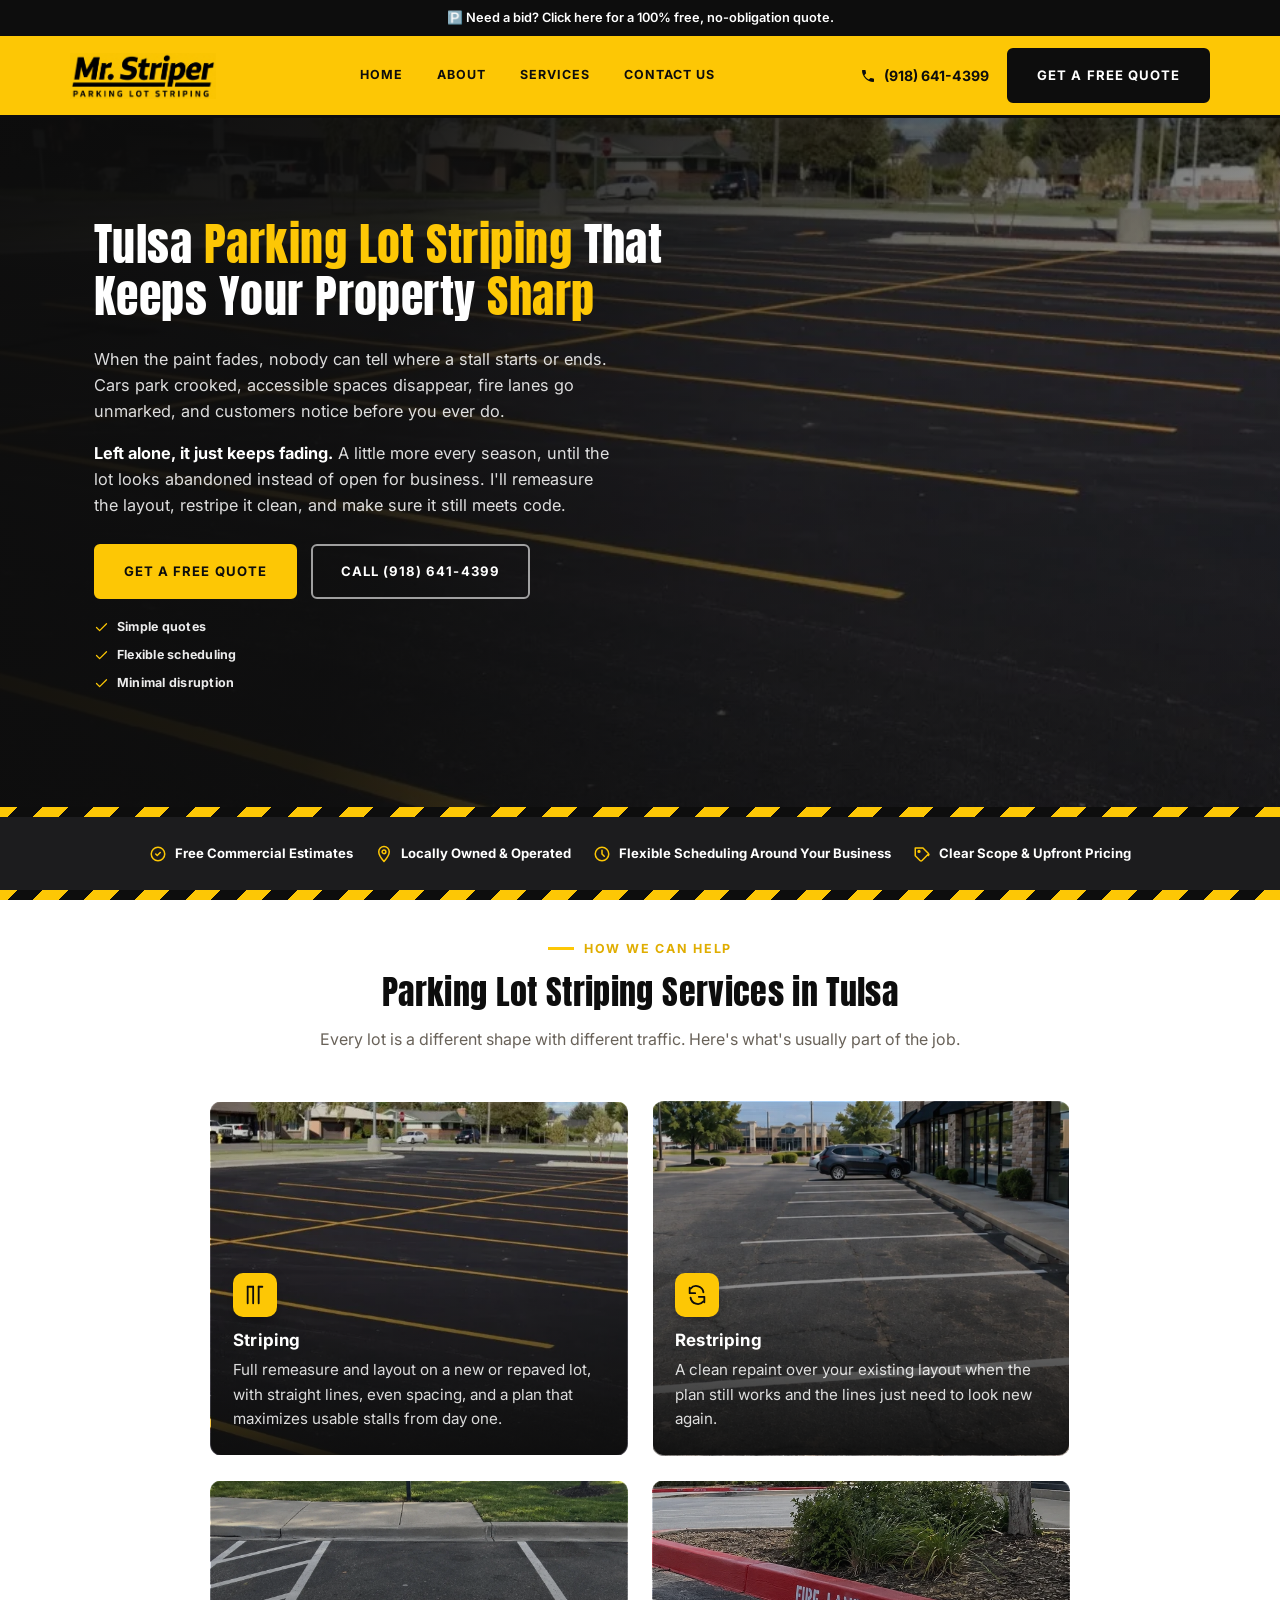
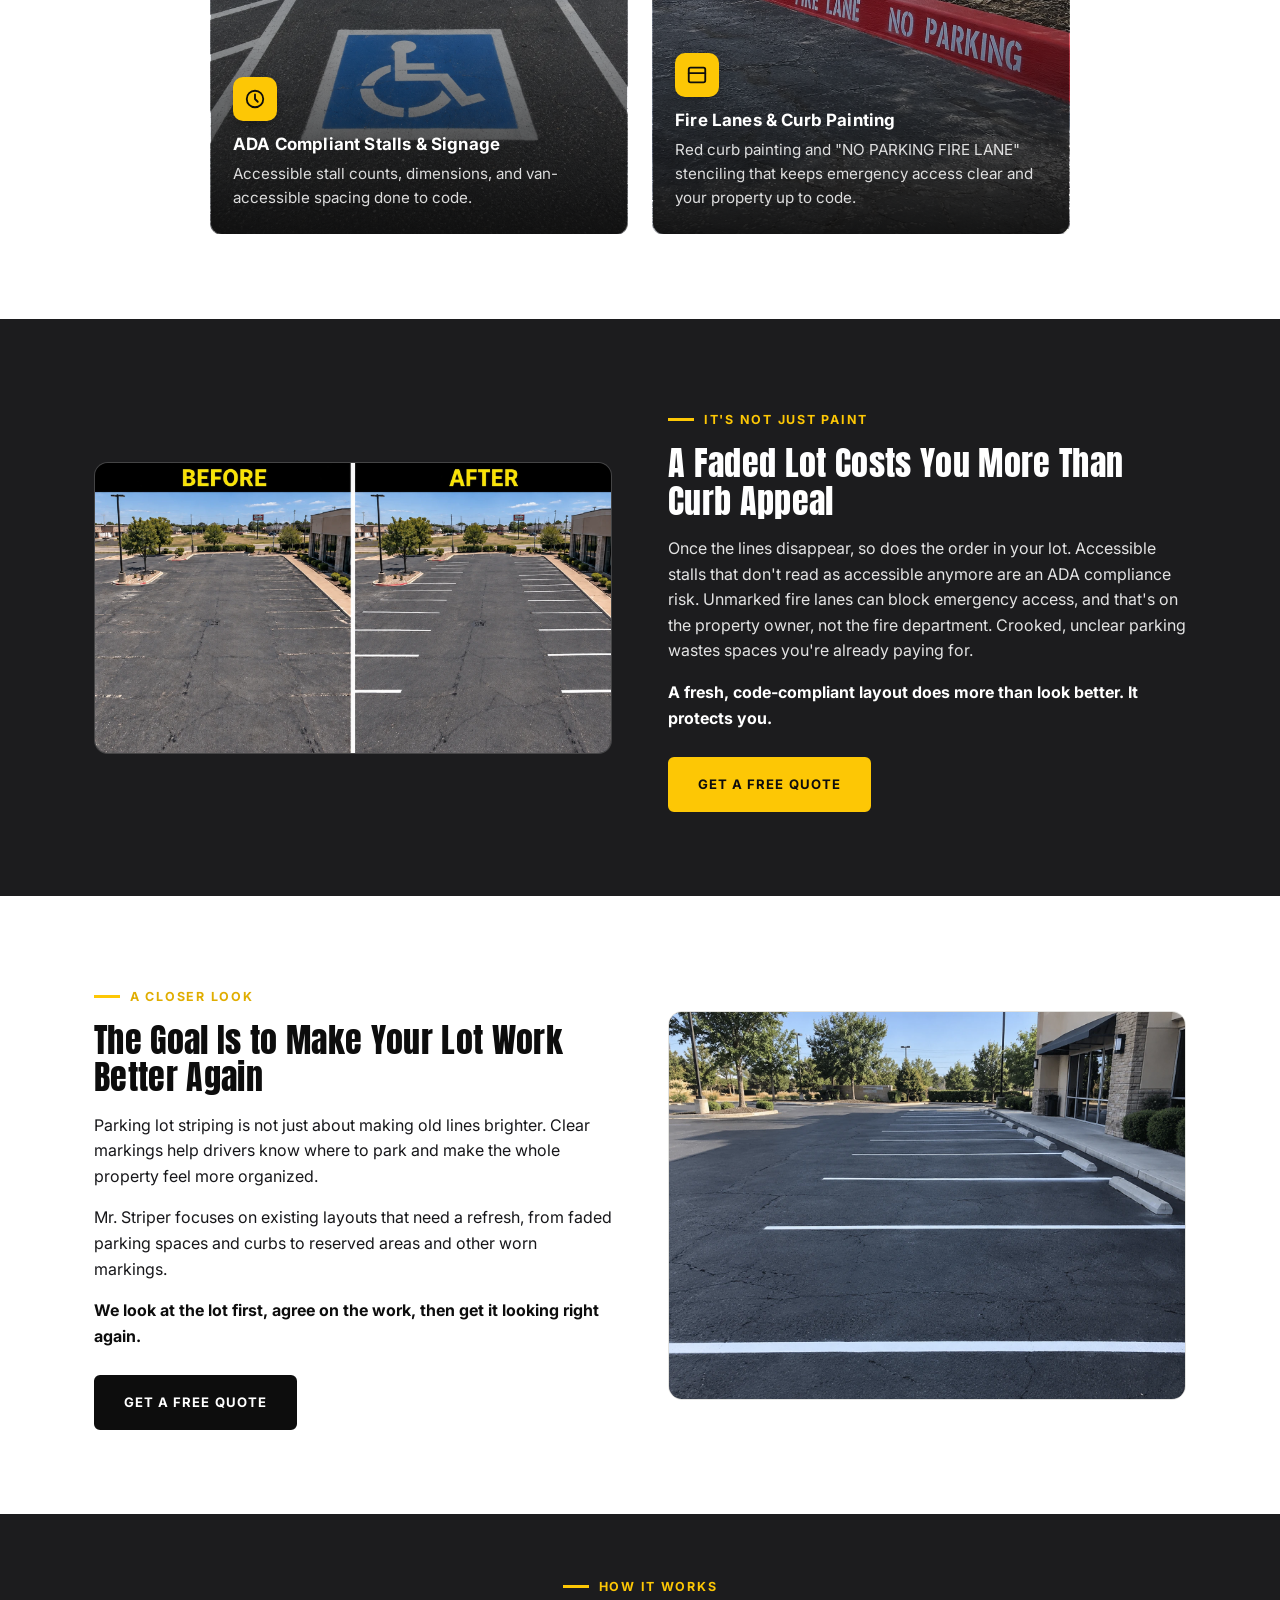
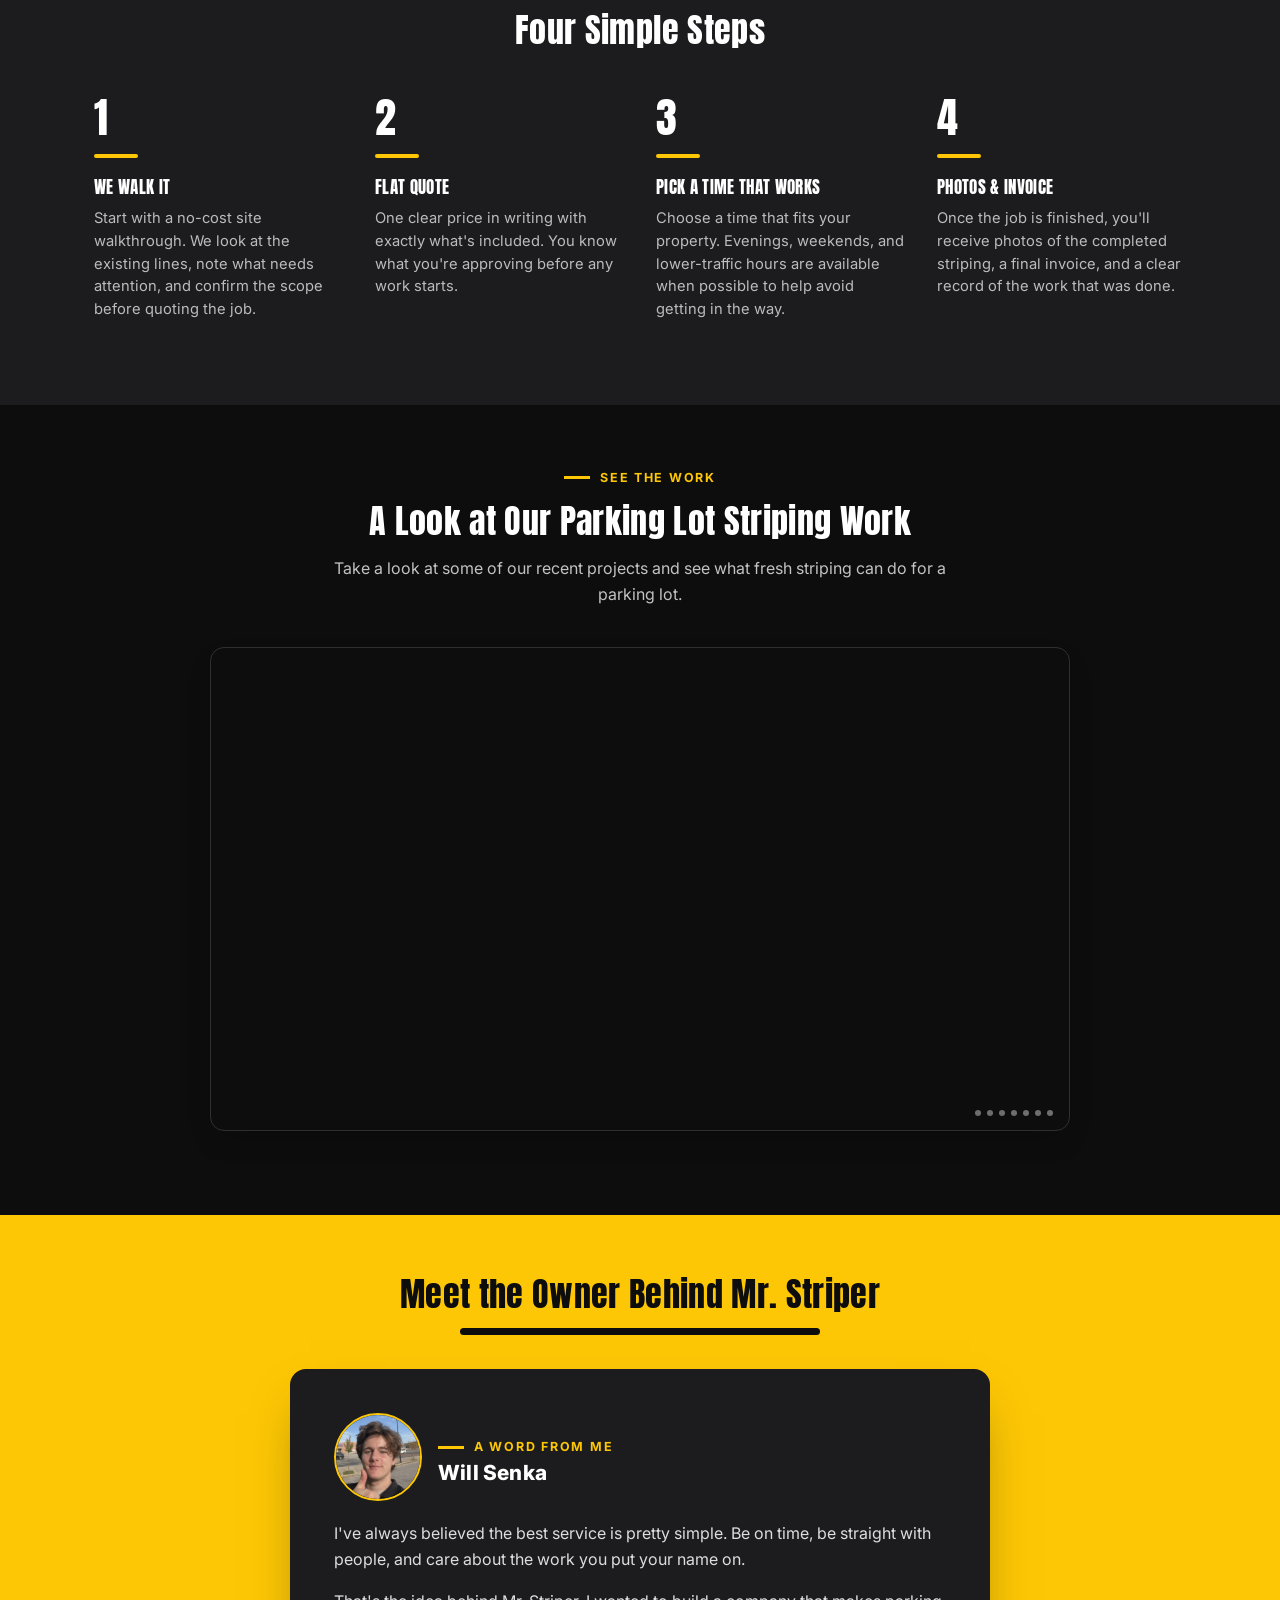
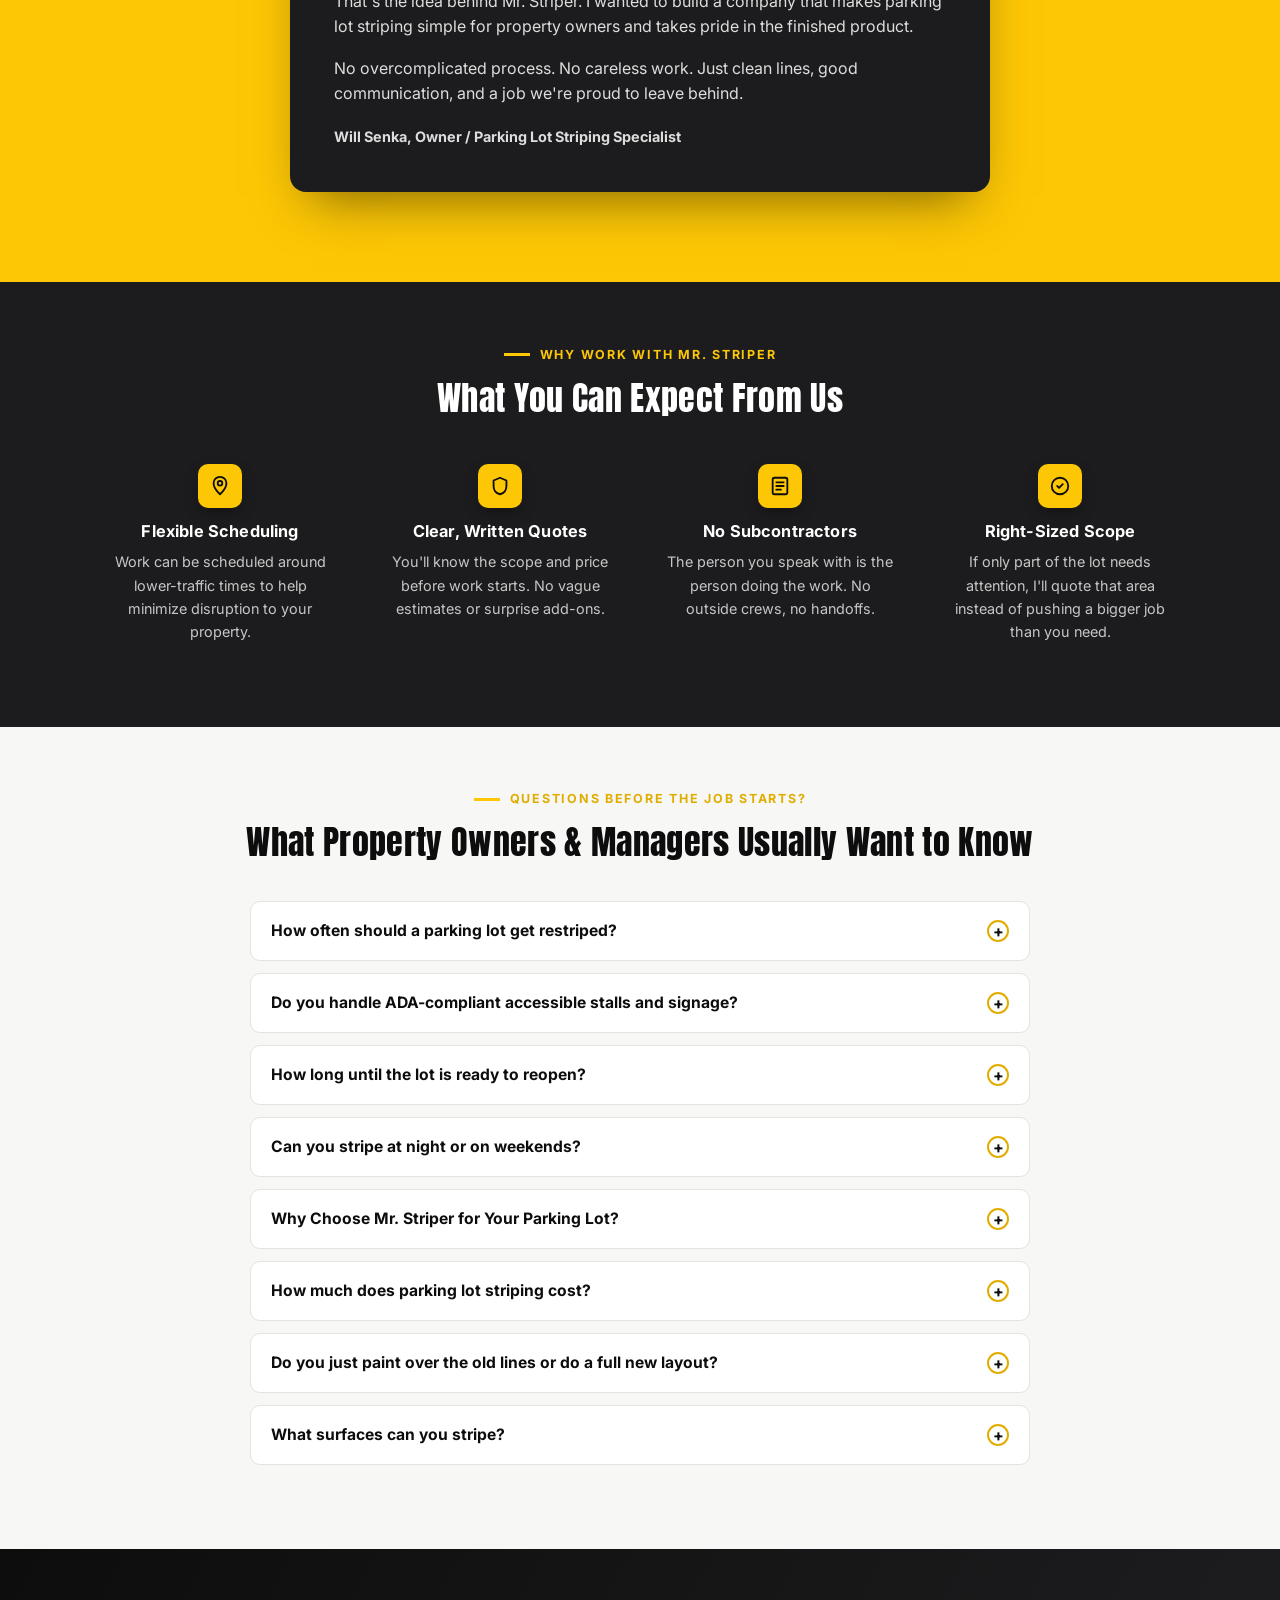
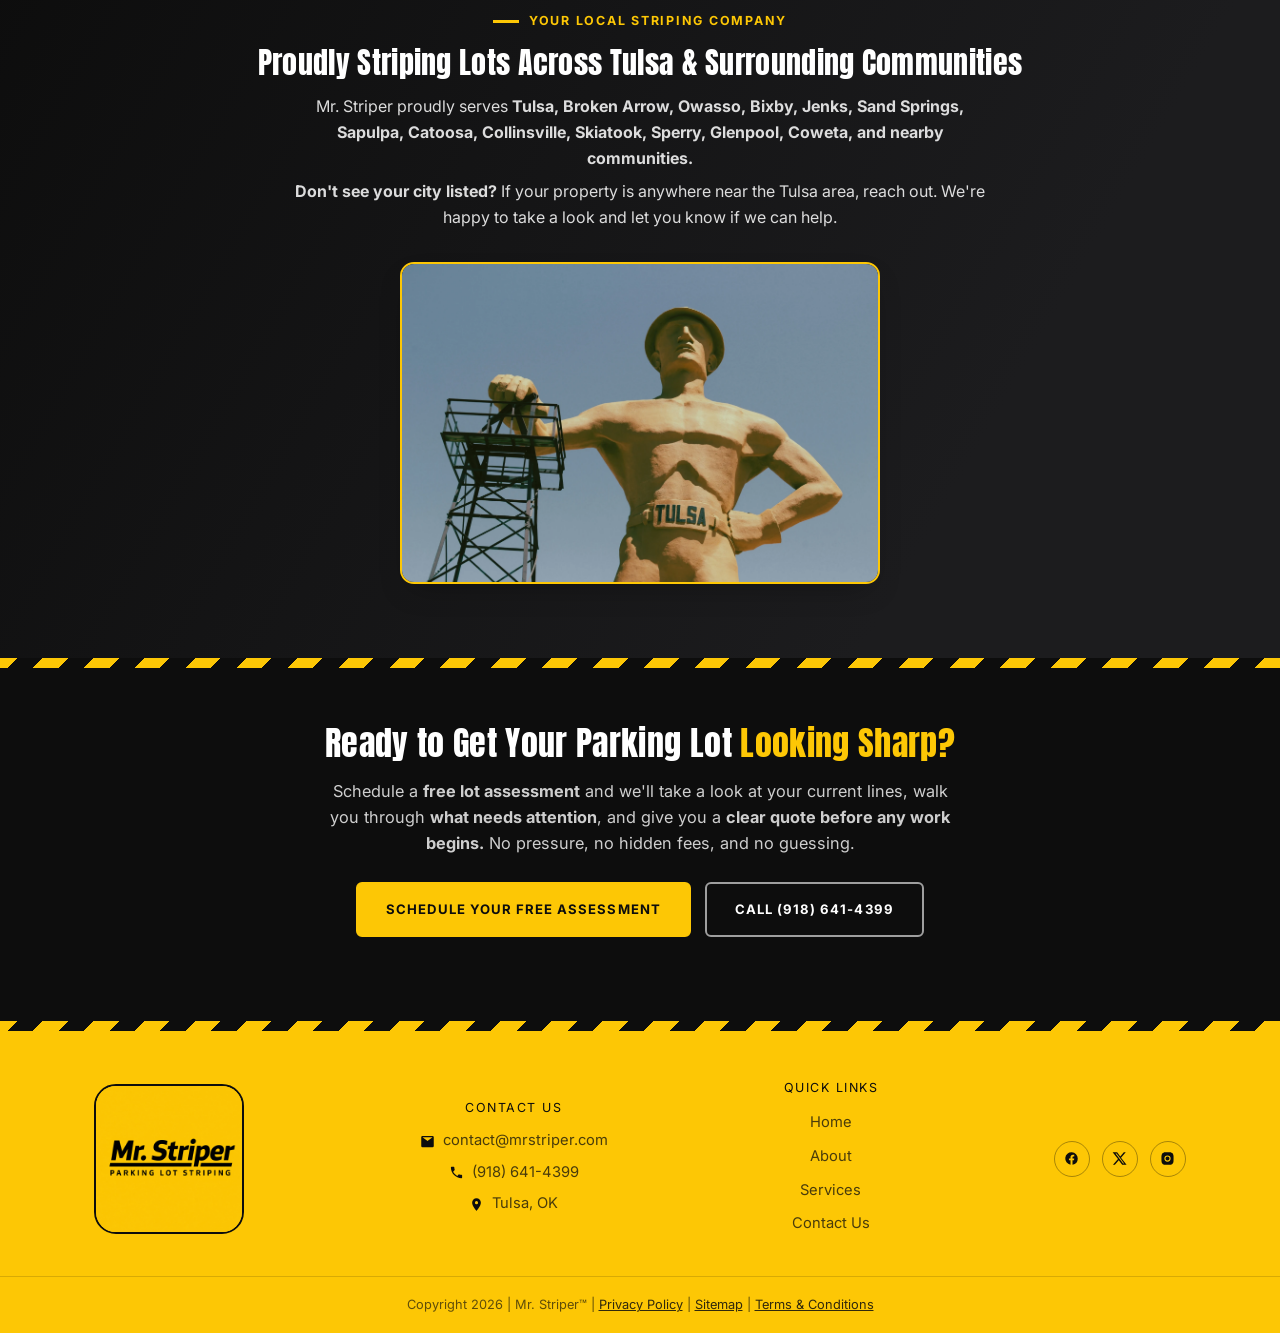
<file: index.html>
<!DOCTYPE html>
<html lang="en">
<head>
<meta charset="UTF-8">
<meta name="viewport" content="width=device-width, initial-scale=1.0">
<title>Mr. Striper | Parking Lot Striping in Tulsa, OK</title>
<meta name="description" content="Faded lines aren't just an eyesore. They're a liability. Mr. Striper restripes and remarks Tulsa parking lots so every stall is clear, compliant, and code-ready. Free quotes.">
<link rel="icon" type="image/svg+xml" href="favicon.svg">
<link rel="preconnect" href="https://fonts.googleapis.com">
<link rel="preconnect" href="https://fonts.gstatic.com" crossorigin>
<link href="https://fonts.googleapis.com/css2?family=Anton&family=Inter:wght@400;500;600;700;800&display=swap" rel="stylesheet">
<link rel="stylesheet" href="styles.css">
</head>
<body>

<div class="announcement-bar">
  <div class="wrap">
    <a href="contact.html">🅿️ Need a bid? Click here for a 100% free, no-obligation quote.</a>
  </div>
</div>

<header class="site-header">
  <div class="wrap header-inner">
    <a href="#hero" class="brand">
      <img src="images/logo-header.png" alt="Mr. Striper - Parking Lot Striping" class="header-logo">
    </a>

    <nav class="main-nav" id="mainNav">
      <a href="#hero">Home</a>
      <a href="about.html">About</a>
      <a href="services.html">Services</a>
      <a href="contact.html">Contact Us</a>
    </nav>

    <div class="header-actions">
      <a class="header-phone" href="tel:9186414399">
        <svg viewBox="0 0 24 24"><path d="M6.6 10.8c1.4 2.8 3.8 5.1 6.6 6.6l2.2-2.2c.3-.3.7-.4 1-.2 1.1.4 2.3.6 3.6.6.6 0 1 .4 1 1V20c0 .6-.4 1-1 1C10.9 21 3 13.1 3 3.9c0-.6.4-1 1-1h3.5c.6 0 1 .4 1 1 0 1.2.2 2.4.6 3.5.1.4 0 .8-.3 1l-2.2 2.4z"/></svg>
        <span class="phone-text">(918) 641-4399</span>
      </a>
      <a class="btn btn-navy" href="contact.html">Get a Free Quote</a>
      <button class="nav-toggle" id="navToggle" aria-label="Toggle menu" aria-expanded="false">
        <span></span>
      </button>
    </div>
  </div>
</header>

<!-- HERO -->
<section class="hero" id="hero">
  <div class="hero-bg">
    <img src="images/hero-lot.webp" alt="Freshly striped commercial parking lot with crisp yellow lines, Tulsa OK">
    <div class="hero-bg-overlay"></div>
  </div>
  <div class="wrap hero-grid">
    <div class="hero-copy">
      <h1>Tulsa <span class="accent">Parking Lot Striping</span> That Keeps Your Property <span class="accent">Sharp</span></h1>
      <p>When the paint fades, nobody can tell where a stall starts or ends. Cars park crooked, accessible spaces disappear, fire lanes go unmarked, and customers notice before you ever do.</p>
      <p><strong>Left alone, it just keeps fading.</strong> A little more every season, until the lot looks abandoned instead of open for business. I'll remeasure the layout, restripe it clean, and make sure it still meets code.</p>
      <div class="cta-row">
        <a href="contact.html" class="btn btn-primary">Get a Free Quote</a>
        <a href="tel:9186414399" class="btn btn-outline-white">Call (918) 641-4399</a>
      </div>
      <ul class="hero-trust">
        <li><svg viewBox="0 0 24 24" fill="none" stroke-width="2" stroke-linecap="round" stroke-linejoin="round"><path d="M20 6L9 17l-5-5"/></svg>Simple quotes</li>
        <li><svg viewBox="0 0 24 24" fill="none" stroke-width="2" stroke-linecap="round" stroke-linejoin="round"><path d="M20 6L9 17l-5-5"/></svg>Flexible scheduling</li>
        <li><svg viewBox="0 0 24 24" fill="none" stroke-width="2" stroke-linecap="round" stroke-linejoin="round"><path d="M20 6L9 17l-5-5"/></svg>Minimal disruption</li>
      </ul>
    </div>
  </div>
</section>

<div class="stripe-divider" aria-hidden="true"></div>

<!-- TRUST BADGES -->
<section class="trust-badges">
  <div class="wrap trust-badges-row">
    <div class="trust-badge">
      <svg viewBox="0 0 24 24" fill="none" stroke-width="2" stroke-linecap="round" stroke-linejoin="round"><path d="M9 12l2 2 4-4"/><circle cx="12" cy="12" r="9"/></svg>
      <span>Free Commercial Estimates</span>
    </div>
    <div class="trust-badge">
      <svg viewBox="0 0 24 24" fill="none" stroke-width="2" stroke-linecap="round" stroke-linejoin="round"><path d="M12 2a7 7 0 00-7 7c0 5.25 7 13 7 13s7-7.75 7-13a7 7 0 00-7-7zm0 9.5A2.5 2.5 0 1112 6.5a2.5 2.5 0 010 5z"/></svg>
      <span>Locally Owned &amp; Operated</span>
    </div>
    <div class="trust-badge">
      <svg viewBox="0 0 24 24" fill="none" stroke-width="2" stroke-linecap="round" stroke-linejoin="round"><circle cx="12" cy="12" r="9"/><path d="M12 7v5l3 3"/></svg>
      <span>Flexible Scheduling Around Your Business</span>
    </div>
    <div class="trust-badge">
      <svg viewBox="0 0 24 24" fill="none" stroke-width="2" stroke-linecap="round" stroke-linejoin="round"><path d="M20.6 12.1l-8.5 8.5a2 2 0 01-2.8 0L3 14.3V4h10.3l7.3 7.3a2 2 0 010 2.8z"/><circle cx="8" cy="8.5" r="1.2"/></svg>
      <span>Clear Scope &amp; Upfront Pricing</span>
    </div>
  </div>
</section>

<div class="stripe-divider" aria-hidden="true"></div>

<!-- SERVICES -->
<section class="section-light" id="services">
  <div class="wrap">
    <div class="services-head">
      <div class="eyebrow">How We Can Help</div>
      <h2>Parking Lot Striping Services in Tulsa</h2>
      <p>Every lot is a different shape with different traffic. Here's what's usually part of the job.</p>
    </div>

    <div class="services-grid">
      <div class="service-card card-photo-1">
        <div class="service-icon">
          <svg viewBox="0 0 24 24" fill="none" stroke-width="2" stroke-linecap="round" stroke-linejoin="round"><path d="M4 3v18M10 3v18M16 3v18"/><path d="M4 3h6M16 3h4"/></svg>
        </div>
        <h3>Striping</h3>
        <p>Full remeasure and layout on a new or repaved lot, with straight lines, even spacing, and a plan that maximizes usable stalls from day one.</p>
      </div>

      <div class="service-card card-photo-2">
        <div class="service-icon">
          <svg viewBox="0 0 24 24" fill="none" stroke-width="2" stroke-linecap="round" stroke-linejoin="round"><path d="M4 4v6h6"/><path d="M20 20v-6h-6"/><path d="M5 15a8 8 0 0014 4M19 9A8 8 0 005 5"/></svg>
        </div>
        <h3>Restriping</h3>
        <p>A clean repaint over your existing layout when the plan still works and the lines just need to look new again.</p>
      </div>

      <div class="service-card card-photo-3">
        <div class="service-icon">
          <svg viewBox="0 0 24 24" fill="none" stroke-width="2" stroke-linecap="round" stroke-linejoin="round"><circle cx="12" cy="12" r="9"/><path d="M12 7v5l3 3"/></svg>
        </div>
        <h3>ADA Compliant Stalls &amp; Signage</h3>
        <p>Accessible stall counts, dimensions, and van-accessible spacing done to code.</p>
      </div>

      <div class="service-card card-photo-4">
        <div class="service-icon">
          <svg viewBox="0 0 24 24" fill="none" stroke-width="2" stroke-linecap="round" stroke-linejoin="round"><rect x="3" y="4" width="18" height="16" rx="2"/><path d="M3 10h18"/></svg>
        </div>
        <h3>Fire Lanes &amp; Curb Painting</h3>
        <p>Red curb painting and "NO PARKING FIRE LANE" stenciling that keeps emergency access clear and your property up to code.</p>
      </div>
    </div>
  </div>
</section>

<!-- SECTION: it's not just paint -->
<section class="section-dark">
  <div class="wrap split">
    <div class="split-art">
      <div class="photo-frame">
        <img src="images/restripe-before-after.webp" alt="Before and after comparison of a commercial parking lot: cracked, unmarked asphalt on the left, freshly striped parking stalls on the right">
      </div>
    </div>
    <div class="split-copy">
      <div class="eyebrow on-dark">It's not just paint</div>
      <h2>A Faded Lot Costs You More Than Curb Appeal</h2>
      <p>Once the lines disappear, so does the order in your lot. Accessible stalls that don't read as accessible anymore are an ADA compliance risk. Unmarked fire lanes can block emergency access, and that's on the property owner, not the fire department. Crooked, unclear parking wastes spaces you're already paying for.</p>
      <p><strong>A fresh, code-compliant layout does more than look better. It protects you.</strong></p>
      <div class="cta-row">
        <a href="contact.html" class="btn btn-primary">Get a Free Quote</a>
      </div>
    </div>
  </div>
</section>

<!-- SECTION: what we do -->
<section class="section-light" id="about-what">
  <div class="wrap split reverse">
    <div class="split-copy">
      <div class="eyebrow">A closer look</div>
      <h2>The Goal Is to Make Your Lot Work Better Again</h2>
      <p>Parking lot striping is not just about making old lines brighter. Clear markings help drivers know where to park and make the whole property feel more organized.</p>
      <p>Mr. Striper focuses on existing layouts that need a refresh, from faded parking spaces and curbs to reserved areas and other worn markings.</p>
      <p><strong>We look at the lot first, agree on the work, then get it looking right again.</strong></p>
      <div class="cta-row">
        <a href="contact.html" class="btn btn-navy">Get a Free Quote</a>
      </div>
    </div>
    <div class="split-art">
      <div class="photo-frame ratio-4-3">
        <img src="images/stalls-and-stops.webp" alt="Crisp new white stall lines and wheel stops in a commercial parking lot next to a storefront">
      </div>
    </div>
  </div>
</section>

<!-- HOW IT WORKS -->
<section class="section-dark" id="how-it-works">
  <div class="wrap">
    <div class="services-head">
      <div class="eyebrow on-dark">How It Works</div>
      <h2>Four Simple Steps</h2>
    </div>

    <div class="steps-grid">
      <div class="step">
        <div class="step-num">1</div>
        <div class="step-rule"></div>
        <h3>We Walk It</h3>
        <p>Start with a no-cost site walkthrough. We look at the existing lines, note what needs attention, and confirm the scope before quoting the job.</p>
      </div>
      <div class="step">
        <div class="step-num">2</div>
        <div class="step-rule"></div>
        <h3>Flat Quote</h3>
        <p>One clear price in writing with exactly what's included. You know what you're approving before any work starts.</p>
      </div>
      <div class="step">
        <div class="step-num">3</div>
        <div class="step-rule"></div>
        <h3>Pick a Time That Works</h3>
        <p>Choose a time that fits your property. Evenings, weekends, and lower-traffic hours are available when possible to help avoid getting in the way.</p>
      </div>
      <div class="step">
        <div class="step-num">4</div>
        <div class="step-rule"></div>
        <h3>Photos &amp; Invoice</h3>
        <p>Once the job is finished, you'll receive photos of the completed striping, a final invoice, and a clear record of the work that was done.</p>
      </div>
    </div>
  </div>
</section>

<!-- WORK REEL -->
<section class="section-dark" id="work-reel">
  <div class="wrap">
    <div class="reel-head">
      <div class="eyebrow on-dark">See the work</div>
      <h2>A Look at Our Parking Lot Striping Work</h2>
      <p>Take a look at some of our recent projects and see what fresh striping can do for a parking lot.</p>
    </div>

    <div class="reel" id="workReel">
      <div class="reel-slide">
        <img src="images/hero-lot.webp" alt="Freshly striped commercial parking lot with crisp yellow lines, Tulsa OK">
        <div class="reel-caption">Fresh lines, ready to reopen the same day</div>
      </div>
      <div class="reel-slide">
        <img src="images/restripe-before-after.webp" alt="Before and after comparison of a commercial parking lot: cracked, unmarked asphalt on the left, freshly striped parking stalls on the right">
        <div class="reel-caption">A faded lot restriped clean and code-compliant</div>
      </div>
      <div class="reel-slide">
        <img src="images/stalls-and-stops.webp" alt="Crisp new white stall lines and wheel stops in a commercial parking lot next to a storefront">
        <div class="reel-caption">Crisp stall lines and wheel stops</div>
      </div>
      <div class="reel-slide">
        <img src="images/ada-stalls.webp" alt="Blue and white ADA accessible parking space with a cross-hatched access aisle next to a sidewalk">
        <div class="reel-caption">ADA-compliant accessible stalls, done to code</div>
      </div>
      <div class="reel-slide">
        <img src="images/fire-lane-curb.webp" alt="Red curb painted and stenciled with FIRE LANE NO PARKING in white letters">
        <div class="reel-caption">Fire lane curb painting that keeps access clear</div>
      </div>
      <div class="reel-slide">
        <img src="images/restriping-lines.webp" alt="Fresh white parking stall lines painted over a cracked asphalt lot next to a storefront">
        <div class="reel-caption">Straight, evenly spaced restriping</div>
      </div>
      <div class="reel-slide">
        <img src="images/owner-will.jpg" alt="Will Senka, owner of Mr. Striper, giving a thumbs up">
        <div class="reel-caption">Will Senka, owner of Mr. Striper</div>
      </div>
      <div class="reel-dots">
        <span></span>
        <span></span>
        <span></span>
        <span></span>
        <span></span>
        <span></span>
        <span></span>
      </div>
    </div>
  </div>
</section>

<!-- MEET THE OWNER -->
<section class="owner-section" id="about">
  <div class="wrap">
    <h2>Meet the Owner Behind Mr. Striper</h2>

    <div class="owner-card">
      <div class="owner-top">
        <div class="owner-avatar">
          <img src="images/owner-will.jpg" alt="Will Senka, owner of Mr. Striper, giving a thumbs up">
        </div>
        <div>
          <div class="eyebrow on-dark">A word from me</div>
          <h3>Will Senka</h3>
        </div>
      </div>
      <p>I've always believed the best service is pretty simple. Be on time, be straight with people, and care about the work you put your name on.</p>
      <p>That's the idea behind Mr. Striper. I wanted to build a company that makes parking lot striping simple for property owners and takes pride in the finished product.</p>
      <p>No overcomplicated process. No careless work. Just clean lines, good communication, and a job we're proud to leave behind.</p>
      <p class="owner-sign">Will Senka, Owner / Parking Lot Striping Specialist</p>
    </div>
  </div>
</section>

<!-- TRUST STRIP -->
<section class="section-dark" id="trust-strip">
  <div class="wrap">
    <div class="services-head">
      <div class="eyebrow on-dark">Why work with Mr. Striper</div>
      <h2>What You Can Expect From Us</h2>
    </div>

    <div class="trust-grid">
      <div class="trust-item">
        <div class="service-icon">
          <svg viewBox="0 0 24 24" fill="none" stroke-width="2" stroke-linecap="round" stroke-linejoin="round"><path d="M12 21s7-6.5 7-12a7 7 0 10-14 0c0 5.5 7 12 7 12z"/><circle cx="12" cy="9" r="2.5"/></svg>
        </div>
        <h3>Flexible Scheduling</h3>
        <p>Work can be scheduled around lower-traffic times to help minimize disruption to your property.</p>
      </div>
      <div class="trust-item">
        <div class="service-icon">
          <svg viewBox="0 0 24 24" fill="none" stroke-width="2" stroke-linecap="round" stroke-linejoin="round"><path d="M12 3l7 3v6c0 4.5-3 8-7 9-4-1-7-4.5-7-9V6l7-3z"/></svg>
        </div>
        <h3>Clear, Written Quotes</h3>
        <p>You'll know the scope and price before work starts. No vague estimates or surprise add-ons.</p>
      </div>
      <div class="trust-item">
        <div class="service-icon">
          <svg viewBox="0 0 24 24" fill="none" stroke-width="2" stroke-linecap="round" stroke-linejoin="round"><rect x="4" y="3" width="16" height="18" rx="2"/><path d="M8 8h8M8 12h8M8 16h5"/></svg>
        </div>
        <h3>No Subcontractors</h3>
        <p>The person you speak with is the person doing the work. No outside crews, no handoffs.</p>
      </div>
      <div class="trust-item">
        <div class="service-icon">
          <svg viewBox="0 0 24 24" fill="none" stroke-width="2" stroke-linecap="round" stroke-linejoin="round"><path d="M9 12l2 2 4-4"/><circle cx="12" cy="12" r="9"/></svg>
        </div>
        <h3>Right-Sized Scope</h3>
        <p>If only part of the lot needs attention, I'll quote that area instead of pushing a bigger job than you need.</p>
      </div>
    </div>
  </div>
</section>

<!-- FAQ -->
<section class="section-soft">
  <div class="wrap">
    <div class="faq-head">
      <div class="eyebrow">Questions Before the Job Starts?</div>
      <h2>What Property Owners &amp; Managers Usually Want to Know</h2>
    </div>

    <div class="faq-list" id="faqList">
      <div class="faq-item">
        <button class="faq-q">How often should a parking lot get restriped?
          <span class="icon">+</span>
        </button>
        <div class="faq-a"><div class="faq-a-inner">Most lots need a refresh every 12–24 months depending on traffic volume and sun exposure. If your lines can hold on a little longer, I'll tell you that honestly instead of pushing a job you don't need yet.</div></div>
      </div>

      <div class="faq-item">
        <button class="faq-q">Do you handle ADA-compliant accessible stalls and signage?
          <span class="icon">+</span>
        </button>
        <div class="faq-a"><div class="faq-a-inner">Yes. Whether your ADA spaces need a fresh restripe or a new layout, we can mark accessible and van-accessible stalls to spec and install the required signs.</div></div>
      </div>

      <div class="faq-item">
        <button class="faq-q">How long until the lot is ready to reopen?
          <span class="icon">+</span>
        </button>
        <div class="faq-a"><div class="faq-a-inner">Usually, not long. Fresh striping can be dry to the touch within 15 to 30 minutes and ready for light vehicle traffic in about 1 to 2 hours. Things like heat, humidity, and weather can change that a little, but we'll let you know exactly what to expect before the work starts and when it's safe to drive over the new lines.</div></div>
      </div>

      <div class="faq-item">
        <button class="faq-q">Can you stripe at night or on weekends?
          <span class="icon">+</span>
        </button>
        <div class="faq-a"><div class="faq-a-inner">Yes. A lot of commercial jobs get scheduled after hours or on weekends specifically so it doesn't cut into business hours or customer traffic.</div></div>
      </div>

      <div class="faq-item">
        <button class="faq-q">Why Choose Mr. Striper for Your Parking Lot?
          <span class="icon">+</span>
        </button>
        <div class="faq-a"><div class="faq-a-inner">We keep the process simple. You'll know what we're doing, what it will cost, and when the work will be done before we get started. We focus on careful prep, clean lines, and doing the job right instead of rushing to the next one.</div></div>
      </div>

      <div class="faq-item">
        <button class="faq-q">How much does parking lot striping cost?
          <span class="icon">+</span>
        </button>
        <div class="faq-a"><div class="faq-a-inner">It depends on lot size, stall count, and whether we're doing a full re-layout or a straightforward restripe. I'll walk the lot with you and give you a straightforward quote before any work starts. No surprises.</div></div>
      </div>

      <div class="faq-item">
        <button class="faq-q">Do you just paint over the old lines or do a full new layout?
          <span class="icon">+</span>
        </button>
        <div class="faq-a"><div class="faq-a-inner">We can do both. If the current layout still works, we can restripe the existing lines. If you want a fresh layout, we can measure it out and start from there. It really depends on what your lot needs and what you're looking to get done.</div></div>
      </div>

      <div class="faq-item">
        <button class="faq-q">What surfaces can you stripe?
          <span class="icon">+</span>
        </button>
        <div class="faq-a"><div class="faq-a-inner">Both asphalt and concrete can be striped. We use the right prep and paint for the surface so the lines hold up properly.</div></div>
      </div>
    </div>
  </div>
</section>

<!-- SERVICE AREA -->
<section class="area-band">
  <div class="wrap">
    <div class="eyebrow">Your Local Striping Company</div>
    <h2>Proudly Striping Lots Across Tulsa &amp; Surrounding Communities</h2>
    <p>Mr. Striper proudly serves <strong>Tulsa, Broken Arrow, Owasso, Bixby, Jenks, Sand Springs, Sapulpa, Catoosa, Collinsville, Skiatook, Sperry, Glenpool, Coweta, and nearby communities.</strong></p>
    <p><strong>Don't see your city listed?</strong> If your property is anywhere near the Tulsa area, reach out. We're happy to take a look and let you know if we can help.</p>
    <div class="area-photo">
      <img src="images/golden-driller.webp" alt="The Golden Driller statue, a Tulsa landmark">
    </div>
  </div>
</section>

<div class="stripe-divider" aria-hidden="true"></div>

<!-- FINAL CTA -->
<section class="final-cta">
  <div class="wrap">
    <h2>Ready to Get Your Parking Lot <span class="accent">Looking Sharp?</span></h2>
    <p>Schedule a <strong>free lot assessment</strong> and we'll take a look at your current lines, walk you through <strong>what needs attention</strong>, and give you a <strong>clear quote before any work begins.</strong> No pressure, no hidden fees, and no guessing.</p>
    <div class="cta-row cta-row-center">
      <a href="contact.html" class="btn btn-primary">Schedule Your Free Assessment</a>
      <a href="tel:9186414399" class="btn btn-outline-white">Call (918) 641-4399</a>
    </div>
  </div>
</section>

<div class="stripe-divider" aria-hidden="true"></div>

<!-- FOOTER -->
<footer class="site-footer">
  <div class="wrap footer-inner">
    <span class="logo-badge" aria-hidden="true">
      <img src="images/logo.jpg" alt="">
    </span>

    <div class="footer-contact">
      <h4>Contact Us</h4>
      <ul>
        <li>
          <svg viewBox="0 0 24 24"><path d="M2 5a2 2 0 012-2h16a2 2 0 012 2v14a2 2 0 01-2 2H4a2 2 0 01-2-2V5zm2 0l8 6 8-6"/></svg>
          <a href="mailto:contact@mrstriper.com">contact@mrstriper.com</a>
        </li>
        <li>
          <svg viewBox="0 0 24 24"><path d="M6.6 10.8c1.4 2.8 3.8 5.1 6.6 6.6l2.2-2.2c.3-.3.7-.4 1-.2 1.1.4 2.3.6 3.6.6.6 0 1 .4 1 1V20c0 .6-.4 1-1 1C10.9 21 3 13.1 3 3.9c0-.6.4-1 1-1h3.5c.6 0 1 .4 1 1 0 1.2.2 2.4.6 3.5.1.4 0 .8-.3 1l-2.2 2.4z"/></svg>
          <a href="tel:9186414399">(918) 641-4399</a>
        </li>
        <li>
          <svg viewBox="0 0 24 24"><path d="M12 2a7 7 0 00-7 7c0 5.25 7 13 7 13s7-7.75 7-13a7 7 0 00-7-7zm0 9.5A2.5 2.5 0 1112 6.5a2.5 2.5 0 010 5z"/></svg>
          Tulsa, OK
        </li>
      </ul>
    </div>

    <div class="footer-links">
      <h4>Quick Links</h4>
      <ul>
        <li><a href="#hero">Home</a></li>
        <li><a href="about.html">About</a></li>
        <li><a href="services.html">Services</a></li>
        <li><a href="contact.html">Contact Us</a></li>
      </ul>
    </div>

    <div class="footer-social">
      <a href="#" aria-label="Facebook"><svg viewBox="0 0 24 24"><path d="M22 12a10 10 0 10-11.6 9.9v-7H7.9V12h2.5V9.8c0-2.5 1.5-3.9 3.8-3.9 1.1 0 2.2.2 2.2.2v2.5h-1.2c-1.2 0-1.6.8-1.6 1.6V12h2.8l-.4 2.9h-2.4v7A10 10 0 0022 12z"/></svg></a>
      <a href="#" aria-label="X / Twitter"><svg viewBox="0 0 24 24"><path d="M18.9 2H22l-7.6 8.6L23.3 22h-7l-5.5-7.2L4.6 22H1.5l8.1-9.2L1 2h7.2l5 6.6L18.9 2zm-1.2 18h1.7L7.4 3.9H5.6L17.7 20z"/></svg></a>
      <a href="#" aria-label="Instagram"><svg viewBox="0 0 24 24"><path d="M12 2c-2.7 0-3 0-4 .1-1 .1-1.7.2-2.3.5a4.6 4.6 0 00-1.7 1.1A4.6 4.6 0 002.9 5.4c-.3.6-.4 1.3-.5 2.3C2.3 8.7 2.3 9 2.3 12s0 3.3.1 4.3c.1 1 .2 1.7.5 2.3.3.6.6 1.1 1.1 1.7.5.5 1 .9 1.7 1.1.6.3 1.3.4 2.3.5 1 .1 1.3.1 4 .1s3 0 4-.1c1-.1 1.7-.2 2.3-.5a4.6 4.6 0 001.7-1.1c.5-.5.9-1 1.1-1.7.3-.6.4-1.3.5-2.3.1-1 .1-1.3.1-4.3s0-3.3-.1-4.3c-.1-1-.2-1.7-.5-2.3a4.6 4.6 0 00-1.1-1.7 4.6 4.6 0 00-1.7-1.1c-.6-.3-1.3-.4-2.3-.5C15 2 14.7 2 12 2zm0 5a5 5 0 110 10 5 5 0 010-10zm0 8.2a3.2 3.2 0 100-6.4 3.2 3.2 0 000 6.4zm5.2-8.4a1.2 1.2 0 100-2.4 1.2 1.2 0 000 2.4z"/></svg></a>
    </div>
  </div>

  <div class="footer-bottom">
    Copyright 2026 | Mr. Striper™ | <a href="#">Privacy Policy</a> | <a href="#">Sitemap</a> | <a href="#">Terms &amp; Conditions</a>
  </div>
</footer>

<script src="script.js"></script>
</body>
</html>
</file>
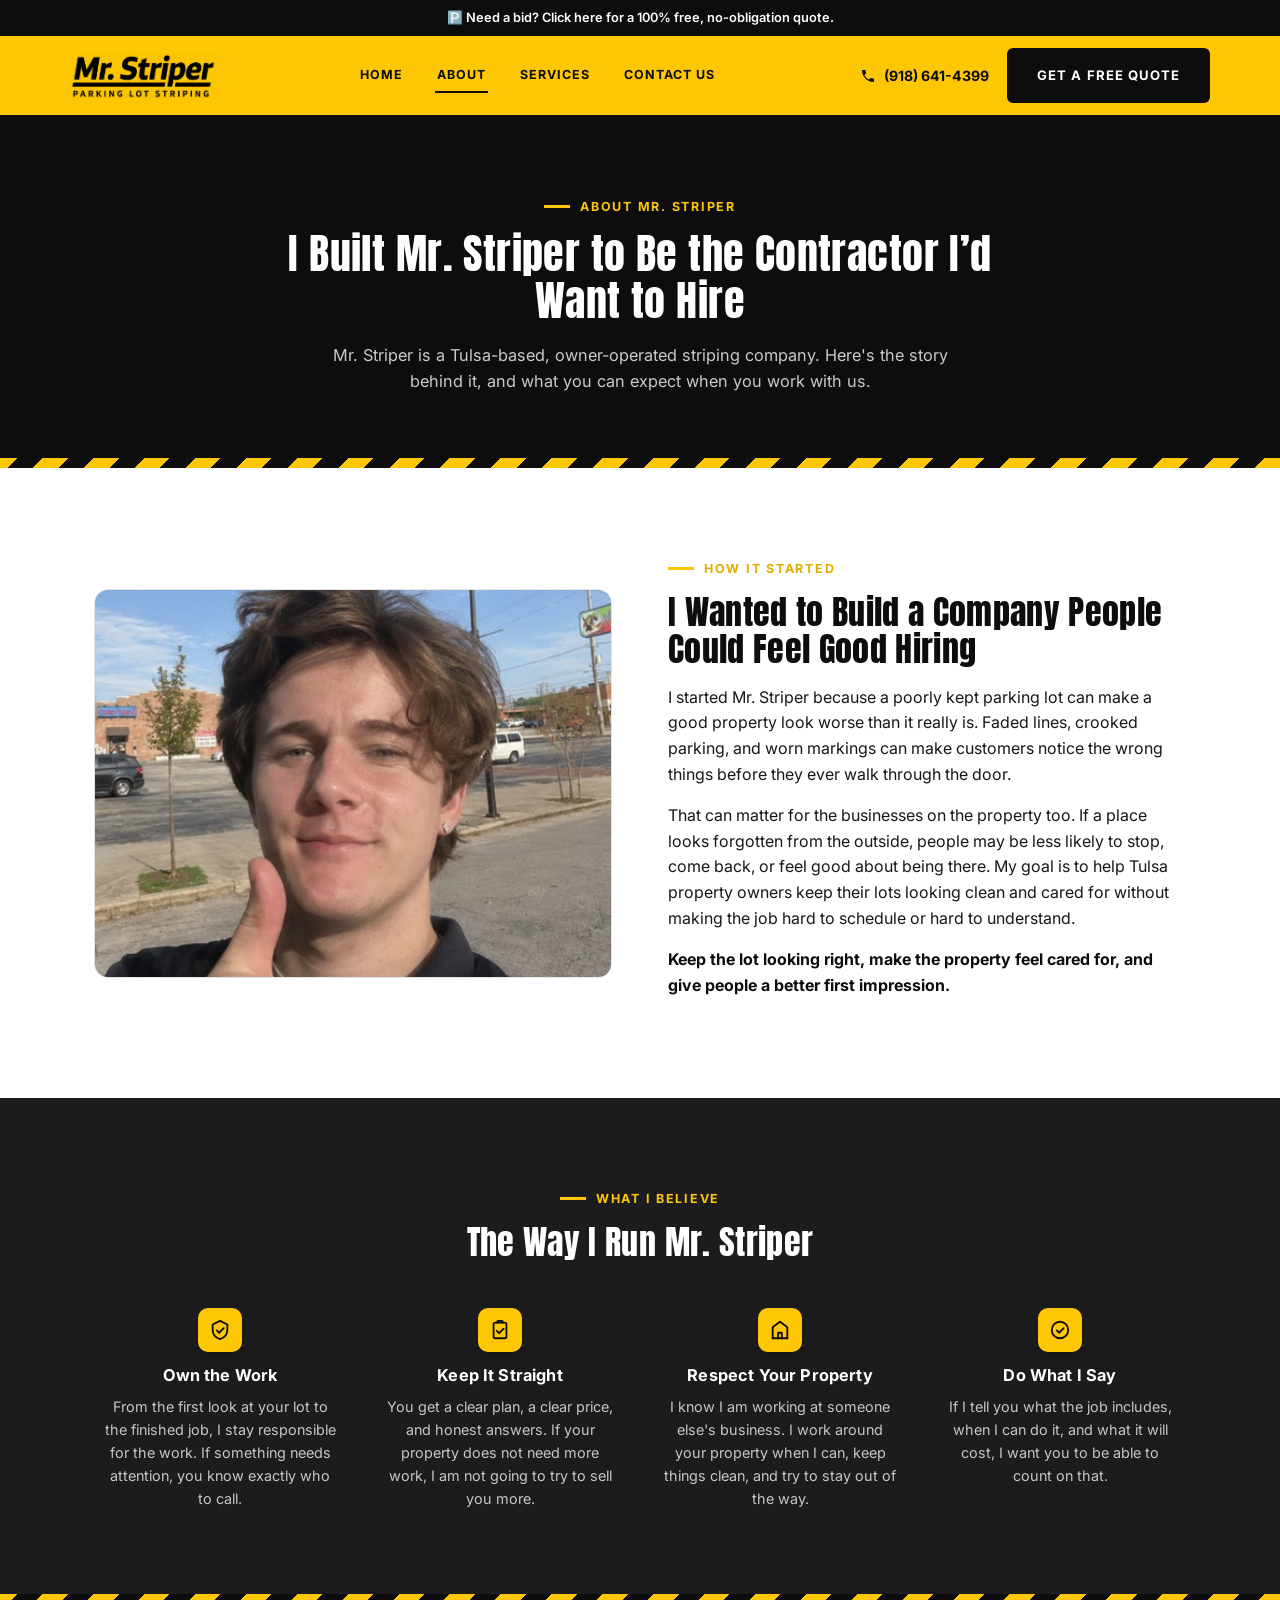
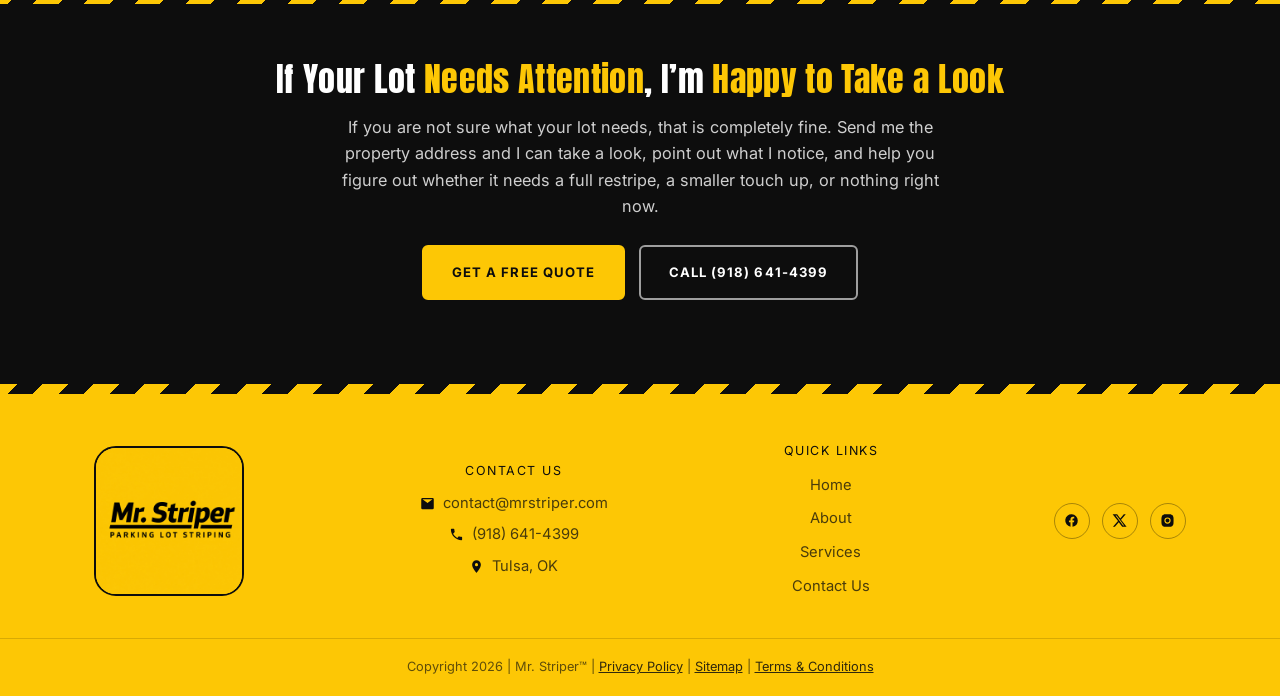
<file: about.html>
<!DOCTYPE html>
<html lang="en">
<head>
<meta charset="UTF-8">
<meta name="viewport" content="width=device-width, initial-scale=1.0">
<title>About Mr. Striper | Parking Lot Striping in Tulsa, OK</title>
<meta name="description" content="Mr. Striper is a Tulsa-based, owner-operated parking lot striping company built on upfront pricing, careful work, and no subcontractors. Meet Will Senka and see how we operate.">
<link rel="icon" type="image/svg+xml" href="favicon.svg">
<link rel="preconnect" href="https://fonts.googleapis.com">
<link rel="preconnect" href="https://fonts.gstatic.com" crossorigin>
<link href="https://fonts.googleapis.com/css2?family=Anton&family=Inter:wght@400;500;600;700;800&display=swap" rel="stylesheet">
<link rel="stylesheet" href="styles.css">
</head>
<body>

<div class="announcement-bar">
  <div class="wrap">
    <a href="index.html#contact">🅿️ Need a bid? Click here for a 100% free, no-obligation quote.</a>
  </div>
</div>

<header class="site-header">
  <div class="wrap header-inner">
    <a href="index.html" class="brand">
      <img src="images/logo-header.png" alt="Mr. Striper - Parking Lot Striping" class="header-logo">
    </a>

    <nav class="main-nav" id="mainNav">
      <a href="index.html">Home</a>
      <a href="about.html" class="active">About</a>
      <a href="services.html">Services</a>
      <a href="index.html#contact">Contact Us</a>
    </nav>

    <div class="header-actions">
      <a class="header-phone" href="tel:9186414399">
        <svg viewBox="0 0 24 24"><path d="M6.6 10.8c1.4 2.8 3.8 5.1 6.6 6.6l2.2-2.2c.3-.3.7-.4 1-.2 1.1.4 2.3.6 3.6.6.6 0 1 .4 1 1V20c0 .6-.4 1-1 1C10.9 21 3 13.1 3 3.9c0-.6.4-1 1-1h3.5c.6 0 1 .4 1 1 0 1.2.2 2.4.6 3.5.1.4 0 .8-.3 1l-2.2 2.4z"/></svg>
        <span class="phone-text">(918) 641-4399</span>
      </a>
      <a class="btn btn-navy" href="index.html#contact">Get a Free Quote</a>
      <button class="nav-toggle" id="navToggle" aria-label="Toggle menu" aria-expanded="false">
        <span></span>
      </button>
    </div>
  </div>
</header>

<!-- PAGE HERO -->
<section class="page-hero">
  <div class="wrap">
    <div class="eyebrow on-dark">About Mr. Striper</div>
    <h1>I Built Mr. Striper to Be the Contractor I&rsquo;d Want to Hire</h1>
    <p>Mr. Striper is a Tulsa-based, owner-operated striping company. Here's the story behind it, and what you can expect when you work with us.</p>
  </div>
</section>

<div class="stripe-divider" aria-hidden="true"></div>

<!-- OUR STORY -->
<section class="section-light">
  <div class="wrap split">
    <div class="split-art">
      <div class="photo-frame ratio-4-3">
        <img src="images/owner-will.jpg" alt="Will Senka, owner of Mr. Striper, giving a thumbs up">
      </div>
    </div>
    <div class="split-copy">
      <div class="eyebrow">How It Started</div>
      <h2>I Wanted to Build a Company People Could Feel Good Hiring</h2>
      <p>I started Mr. Striper because a poorly kept parking lot can make a good property look worse than it really is. Faded lines, crooked parking, and worn markings can make customers notice the wrong things before they ever walk through the door.</p>
      <p>That can matter for the businesses on the property too. If a place looks forgotten from the outside, people may be less likely to stop, come back, or feel good about being there. My goal is to help Tulsa property owners keep their lots looking clean and cared for without making the job hard to schedule or hard to understand.</p>
      <p><strong>Keep the lot looking right, make the property feel cared for, and give people a better first impression.</strong></p>
    </div>
  </div>
</section>

<!-- WHAT I BELIEVE -->
<section class="section-dark">
  <div class="wrap">
    <div class="services-head">
      <div class="eyebrow on-dark">What I Believe</div>
      <h2>The Way I Run Mr. Striper</h2>
    </div>

    <div class="trust-grid">
      <div class="trust-item">
        <div class="service-icon">
          <svg viewBox="0 0 24 24" fill="none" stroke-width="2" stroke-linecap="round" stroke-linejoin="round"><path d="M12 2l8 4v6c0 5-3.5 8.5-8 10-4.5-1.5-8-5-8-10V6l8-4z"/><path d="M8.5 12.5l2.5 2.5 5-5"/></svg>
        </div>
        <h3>Own the Work</h3>
        <p>From the first look at your lot to the finished job, I stay responsible for the work. If something needs attention, you know exactly who to call.</p>
      </div>
      <div class="trust-item">
        <div class="service-icon">
          <svg viewBox="0 0 24 24" fill="none" stroke-width="2" stroke-linecap="round" stroke-linejoin="round"><rect x="5" y="4" width="14" height="17" rx="2"/><path d="M9 4V3a1 1 0 011-1h4a1 1 0 011 1v1"/><path d="M8.5 13l2.5 2.5 5-5"/></svg>
        </div>
        <h3>Keep It Straight</h3>
        <p>You get a clear plan, a clear price, and honest answers. If your property does not need more work, I am not going to try to sell you more.</p>
      </div>
      <div class="trust-item">
        <div class="service-icon">
          <svg viewBox="0 0 24 24" fill="none" stroke-width="2" stroke-linecap="round" stroke-linejoin="round"><path d="M4 21V9l8-6 8 6v12"/><path d="M4 21h16"/><path d="M10 21v-6h4v6"/></svg>
        </div>
        <h3>Respect Your Property</h3>
        <p>I know I am working at someone else's business. I work around your property when I can, keep things clean, and try to stay out of the way.</p>
      </div>
      <div class="trust-item">
        <div class="service-icon">
          <svg viewBox="0 0 24 24" fill="none" stroke-width="2" stroke-linecap="round" stroke-linejoin="round"><circle cx="12" cy="12" r="9"/><path d="M8.5 12.5l2.5 2.5 5-5"/></svg>
        </div>
        <h3>Do What I Say</h3>
        <p>If I tell you what the job includes, when I can do it, and what it will cost, I want you to be able to count on that.</p>
      </div>
    </div>
  </div>
</section>

<div class="stripe-divider" aria-hidden="true"></div>

<!-- FINAL CTA -->
<section class="final-cta">
  <div class="wrap">
    <h2>If Your Lot <span class="accent">Needs Attention</span>, I&rsquo;m <span class="accent">Happy to Take a Look</span></h2>
    <p>If you are not sure what your lot needs, that is completely fine. Send me the property address and I can take a look, point out what I notice, and help you figure out whether it needs a full restripe, a smaller touch up, or nothing right now.</p>
    <div class="cta-row cta-row-center">
      <a href="index.html#contact" class="btn btn-primary">Get a Free Quote</a>
      <a href="tel:9186414399" class="btn btn-outline-white">Call (918) 641-4399</a>
    </div>
  </div>
</section>

<div class="stripe-divider" aria-hidden="true"></div>

<!-- FOOTER -->
<footer class="site-footer">
  <div class="wrap footer-inner">
    <span class="logo-badge" aria-hidden="true">
      <img src="images/logo.jpg" alt="">
    </span>

    <div class="footer-contact">
      <h4>Contact Us</h4>
      <ul>
        <li>
          <svg viewBox="0 0 24 24"><path d="M2 5a2 2 0 012-2h16a2 2 0 012 2v14a2 2 0 01-2 2H4a2 2 0 01-2-2V5zm2 0l8 6 8-6"/></svg>
          <a href="mailto:contact@mrstriper.com">contact@mrstriper.com</a>
        </li>
        <li>
          <svg viewBox="0 0 24 24"><path d="M6.6 10.8c1.4 2.8 3.8 5.1 6.6 6.6l2.2-2.2c.3-.3.7-.4 1-.2 1.1.4 2.3.6 3.6.6.6 0 1 .4 1 1V20c0 .6-.4 1-1 1C10.9 21 3 13.1 3 3.9c0-.6.4-1 1-1h3.5c.6 0 1 .4 1 1 0 1.2.2 2.4.6 3.5.1.4 0 .8-.3 1l-2.2 2.4z"/></svg>
          <a href="tel:9186414399">(918) 641-4399</a>
        </li>
        <li>
          <svg viewBox="0 0 24 24"><path d="M12 2a7 7 0 00-7 7c0 5.25 7 13 7 13s7-7.75 7-13a7 7 0 00-7-7zm0 9.5A2.5 2.5 0 1112 6.5a2.5 2.5 0 010 5z"/></svg>
          Tulsa, OK
        </li>
      </ul>
    </div>

    <div class="footer-links">
      <h4>Quick Links</h4>
      <ul>
        <li><a href="index.html">Home</a></li>
        <li><a href="about.html">About</a></li>
        <li><a href="services.html">Services</a></li>
        <li><a href="index.html#contact">Contact Us</a></li>
      </ul>
    </div>

    <div class="footer-social">
      <a href="#" aria-label="Facebook"><svg viewBox="0 0 24 24"><path d="M22 12a10 10 0 10-11.6 9.9v-7H7.9V12h2.5V9.8c0-2.5 1.5-3.9 3.8-3.9 1.1 0 2.2.2 2.2.2v2.5h-1.2c-1.2 0-1.6.8-1.6 1.6V12h2.8l-.4 2.9h-2.4v7A10 10 0 0022 12z"/></svg></a>
      <a href="#" aria-label="X / Twitter"><svg viewBox="0 0 24 24"><path d="M18.9 2H22l-7.6 8.6L23.3 22h-7l-5.5-7.2L4.6 22H1.5l8.1-9.2L1 2h7.2l5 6.6L18.9 2zm-1.2 18h1.7L7.4 3.9H5.6L17.7 20z"/></svg></a>
      <a href="#" aria-label="Instagram"><svg viewBox="0 0 24 24"><path d="M12 2c-2.7 0-3 0-4 .1-1 .1-1.7.2-2.3.5a4.6 4.6 0 00-1.7 1.1A4.6 4.6 0 002.9 5.4c-.3.6-.4 1.3-.5 2.3C2.3 8.7 2.3 9 2.3 12s0 3.3.1 4.3c.1 1 .2 1.7.5 2.3.3.6.6 1.1 1.1 1.7.5.5 1 .9 1.7 1.1.6.3 1.3.4 2.3.5 1 .1 1.3.1 4 .1s3 0 4-.1c1-.1 1.7-.2 2.3-.5a4.6 4.6 0 001.7-1.1c.5-.5.9-1 1.1-1.7.3-.6.4-1.3.5-2.3.1-1 .1-1.3.1-4.3s0-3.3-.1-4.3c-.1-1-.2-1.7-.5-2.3a4.6 4.6 0 00-1.1-1.7 4.6 4.6 0 00-1.7-1.1c-.6-.3-1.3-.4-2.3-.5C15 2 14.7 2 12 2zm0 5a5 5 0 110 10 5 5 0 010-10zm0 8.2a3.2 3.2 0 100-6.4 3.2 3.2 0 000 6.4zm5.2-8.4a1.2 1.2 0 100-2.4 1.2 1.2 0 000 2.4z"/></svg></a>
    </div>
  </div>

  <div class="footer-bottom">
    Copyright 2026 | Mr. Striper™ | <a href="#">Privacy Policy</a> | <a href="#">Sitemap</a> | <a href="#">Terms &amp; Conditions</a>
  </div>
</footer>

<script src="script.js"></script>
</body>
</html>
</file>
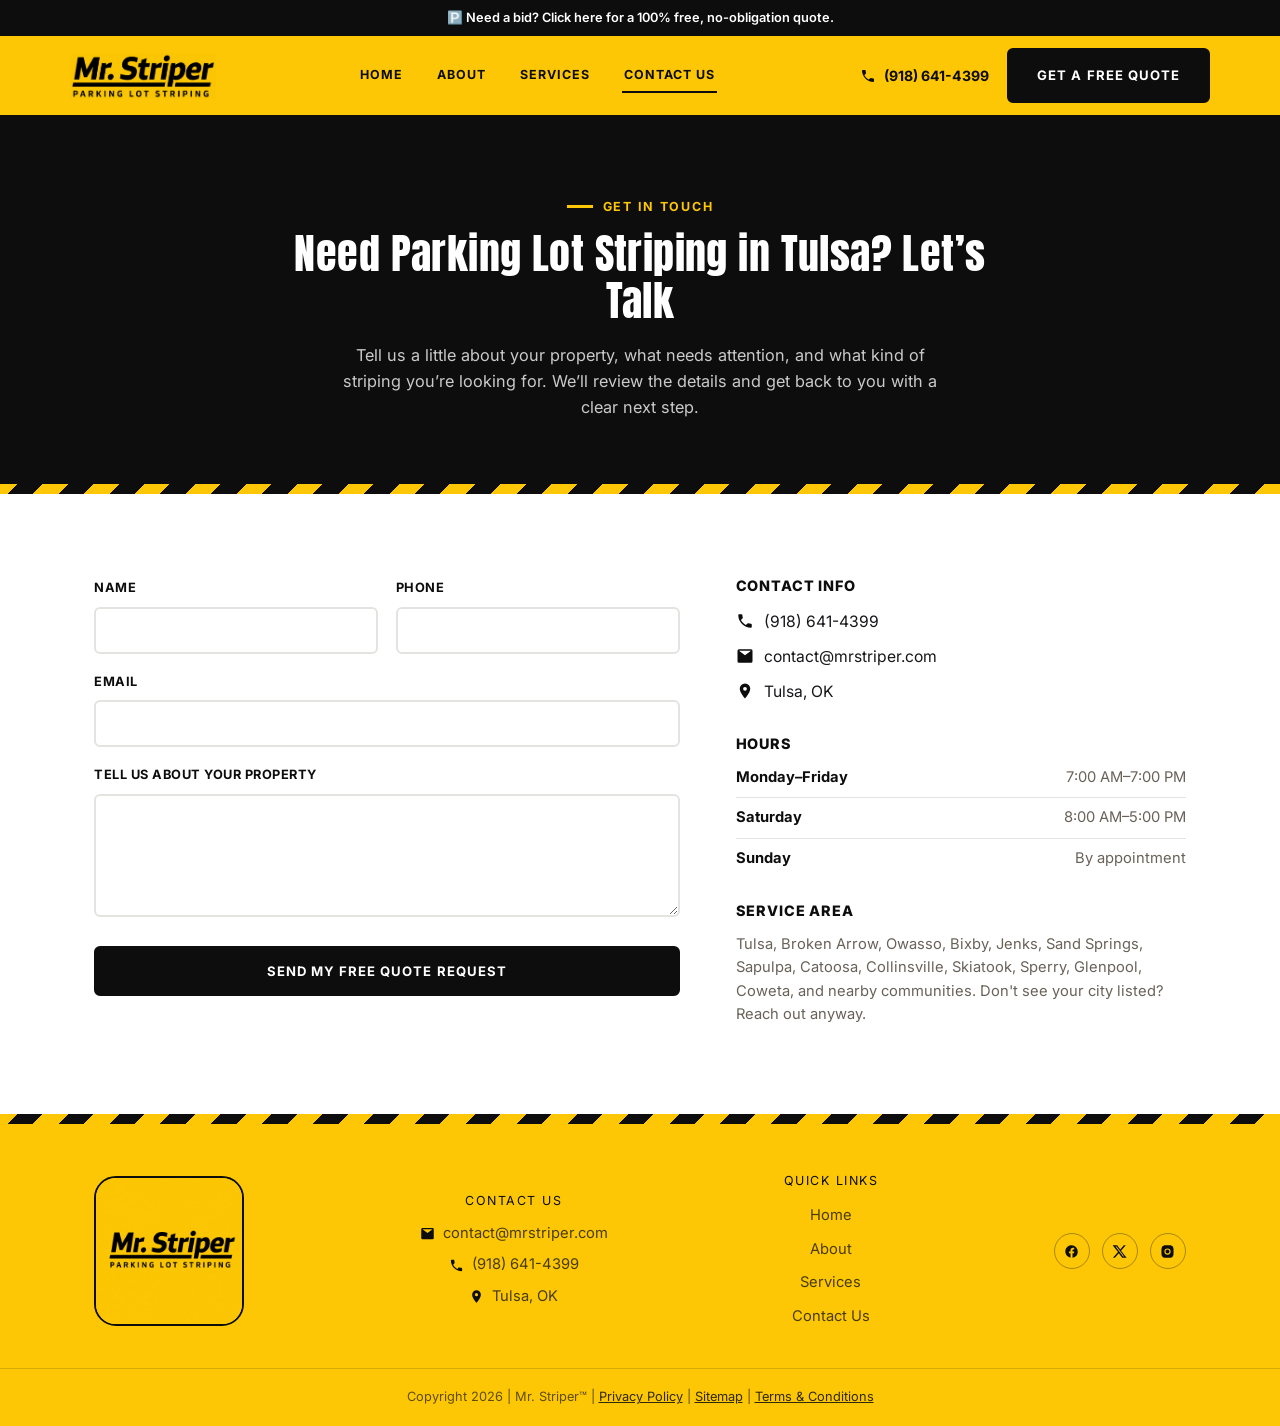
<file: contact.html>
<!DOCTYPE html>
<html lang="en">
<head>
<meta charset="UTF-8">
<meta name="viewport" content="width=device-width, initial-scale=1.0">
<title>Contact Us | Mr. Striper Parking Lot Striping in Tulsa, OK</title>
<meta name="description" content="Get a free, no-obligation parking lot striping quote from Mr. Striper. Serving Tulsa and the surrounding area. Call, email, or send your property details below.">
<link rel="icon" type="image/svg+xml" href="favicon.svg">
<link rel="preconnect" href="https://fonts.googleapis.com">
<link rel="preconnect" href="https://fonts.gstatic.com" crossorigin>
<link href="https://fonts.googleapis.com/css2?family=Anton&family=Inter:wght@400;500;600;700;800&display=swap" rel="stylesheet">
<link rel="stylesheet" href="styles.css">
</head>
<body>

<div class="announcement-bar">
  <div class="wrap">
    <a href="contact.html">🅿️ Need a bid? Click here for a 100% free, no-obligation quote.</a>
  </div>
</div>

<header class="site-header">
  <div class="wrap header-inner">
    <a href="index.html" class="brand">
      <img src="images/logo-header.png" alt="Mr. Striper - Parking Lot Striping" class="header-logo">
    </a>

    <nav class="main-nav" id="mainNav">
      <a href="index.html">Home</a>
      <a href="about.html">About</a>
      <a href="services.html">Services</a>
      <a href="contact.html" class="active">Contact Us</a>
    </nav>

    <div class="header-actions">
      <a class="header-phone" href="tel:9186414399">
        <svg viewBox="0 0 24 24"><path d="M6.6 10.8c1.4 2.8 3.8 5.1 6.6 6.6l2.2-2.2c.3-.3.7-.4 1-.2 1.1.4 2.3.6 3.6.6.6 0 1 .4 1 1V20c0 .6-.4 1-1 1C10.9 21 3 13.1 3 3.9c0-.6.4-1 1-1h3.5c.6 0 1 .4 1 1 0 1.2.2 2.4.6 3.5.1.4 0 .8-.3 1l-2.2 2.4z"/></svg>
        <span class="phone-text">(918) 641-4399</span>
      </a>
      <a class="btn btn-navy" href="contact.html">Get a Free Quote</a>
      <button class="nav-toggle" id="navToggle" aria-label="Toggle menu" aria-expanded="false">
        <span></span>
      </button>
    </div>
  </div>
</header>

<!-- PAGE HERO -->
<section class="page-hero">
  <div class="wrap">
    <div class="eyebrow on-dark">Get In Touch</div>
    <h1>Need Parking Lot Striping in Tulsa? Let&rsquo;s Talk</h1>
    <p>Tell us a little about your property, what needs attention, and what kind of striping you&rsquo;re looking for. We&rsquo;ll review the details and get back to you with a clear next step.</p>
  </div>
</section>

<div class="stripe-divider" aria-hidden="true"></div>

<!-- CONTACT FORM + DETAILS -->
<section class="section-light">
  <div class="wrap contact-layout">
    <form class="contact-form" id="contactForm" action="https://api.web3forms.com/submit" method="POST">
      <input type="hidden" name="access_key" value="REPLACE_WITH_WEB3FORMS_ACCESS_KEY">
      <input type="hidden" name="subject" value="New Quote Request from Mr. Striper Website">
      <input type="checkbox" name="botcheck" class="form-honeypot" tabindex="-1" autocomplete="off">

      <div class="form-row">
        <div class="form-field">
          <label for="cf-name">Name</label>
          <input type="text" id="cf-name" name="name" autocomplete="name" required>
        </div>
        <div class="form-field">
          <label for="cf-phone">Phone</label>
          <input type="tel" id="cf-phone" name="phone" autocomplete="tel" required>
        </div>
      </div>

      <div class="form-field">
        <label for="cf-email">Email</label>
        <input type="email" id="cf-email" name="email" autocomplete="email" required>
      </div>

      <div class="form-field">
        <label for="cf-message">Tell us about your property</label>
        <textarea id="cf-message" name="message" rows="5" required></textarea>
      </div>

      <button type="submit" class="btn btn-navy" id="contactSubmitBtn">Send My Free Quote Request</button>

      <p class="form-status" id="formStatus" role="status" aria-live="polite"></p>
    </form>

    <div class="contact-details">
      <div class="contact-details-block">
        <h3>Contact Info</h3>
        <ul class="contact-details-list">
          <li>
            <svg viewBox="0 0 24 24"><path d="M6.6 10.8c1.4 2.8 3.8 5.1 6.6 6.6l2.2-2.2c.3-.3.7-.4 1-.2 1.1.4 2.3.6 3.6.6.6 0 1 .4 1 1V20c0 .6-.4 1-1 1C10.9 21 3 13.1 3 3.9c0-.6.4-1 1-1h3.5c.6 0 1 .4 1 1 0 1.2.2 2.4.6 3.5.1.4 0 .8-.3 1l-2.2 2.4z"/></svg>
            <a href="tel:9186414399">(918) 641-4399</a>
          </li>
          <li>
            <svg viewBox="0 0 24 24"><path d="M2 5a2 2 0 012-2h16a2 2 0 012 2v14a2 2 0 01-2 2H4a2 2 0 01-2-2V5zm2 0l8 6 8-6"/></svg>
            <a href="mailto:contact@mrstriper.com">contact@mrstriper.com</a>
          </li>
          <li>
            <svg viewBox="0 0 24 24"><path d="M12 2a7 7 0 00-7 7c0 5.25 7 13 7 13s7-7.75 7-13a7 7 0 00-7-7zm0 9.5A2.5 2.5 0 1112 6.5a2.5 2.5 0 010 5z"/></svg>
            Tulsa, OK
          </li>
        </ul>
      </div>

      <div class="contact-details-block">
        <h3>Hours</h3>
        <ul class="contact-hours-list">
          <li><span>Monday&ndash;Friday</span><span>7:00 AM&ndash;7:00 PM</span></li>
          <li><span>Saturday</span><span>8:00 AM&ndash;5:00 PM</span></li>
          <li><span>Sunday</span><span>By appointment</span></li>
        </ul>
      </div>

      <div class="contact-details-block">
        <h3>Service Area</h3>
        <p class="contact-service-area">Tulsa, Broken Arrow, Owasso, Bixby, Jenks, Sand Springs, Sapulpa, Catoosa, Collinsville, Skiatook, Sperry, Glenpool, Coweta, and nearby communities. Don't see your city listed? Reach out anyway.</p>
      </div>
    </div>
  </div>
</section>

<div class="stripe-divider" aria-hidden="true"></div>

<!-- FOOTER -->
<footer class="site-footer">
  <div class="wrap footer-inner">
    <span class="logo-badge" aria-hidden="true">
      <img src="images/logo.jpg" alt="">
    </span>

    <div class="footer-contact">
      <h4>Contact Us</h4>
      <ul>
        <li>
          <svg viewBox="0 0 24 24"><path d="M2 5a2 2 0 012-2h16a2 2 0 012 2v14a2 2 0 01-2 2H4a2 2 0 01-2-2V5zm2 0l8 6 8-6"/></svg>
          <a href="mailto:contact@mrstriper.com">contact@mrstriper.com</a>
        </li>
        <li>
          <svg viewBox="0 0 24 24"><path d="M6.6 10.8c1.4 2.8 3.8 5.1 6.6 6.6l2.2-2.2c.3-.3.7-.4 1-.2 1.1.4 2.3.6 3.6.6.6 0 1 .4 1 1V20c0 .6-.4 1-1 1C10.9 21 3 13.1 3 3.9c0-.6.4-1 1-1h3.5c.6 0 1 .4 1 1 0 1.2.2 2.4.6 3.5.1.4 0 .8-.3 1l-2.2 2.4z"/></svg>
          <a href="tel:9186414399">(918) 641-4399</a>
        </li>
        <li>
          <svg viewBox="0 0 24 24"><path d="M12 2a7 7 0 00-7 7c0 5.25 7 13 7 13s7-7.75 7-13a7 7 0 00-7-7zm0 9.5A2.5 2.5 0 1112 6.5a2.5 2.5 0 010 5z"/></svg>
          Tulsa, OK
        </li>
      </ul>
    </div>

    <div class="footer-links">
      <h4>Quick Links</h4>
      <ul>
        <li><a href="index.html">Home</a></li>
        <li><a href="about.html">About</a></li>
        <li><a href="services.html">Services</a></li>
        <li><a href="contact.html">Contact Us</a></li>
      </ul>
    </div>

    <div class="footer-social">
      <a href="#" aria-label="Facebook"><svg viewBox="0 0 24 24"><path d="M22 12a10 10 0 10-11.6 9.9v-7H7.9V12h2.5V9.8c0-2.5 1.5-3.9 3.8-3.9 1.1 0 2.2.2 2.2.2v2.5h-1.2c-1.2 0-1.6.8-1.6 1.6V12h2.8l-.4 2.9h-2.4v7A10 10 0 0022 12z"/></svg></a>
      <a href="#" aria-label="X / Twitter"><svg viewBox="0 0 24 24"><path d="M18.9 2H22l-7.6 8.6L23.3 22h-7l-5.5-7.2L4.6 22H1.5l8.1-9.2L1 2h7.2l5 6.6L18.9 2zm-1.2 18h1.7L7.4 3.9H5.6L17.7 20z"/></svg></a>
      <a href="#" aria-label="Instagram"><svg viewBox="0 0 24 24"><path d="M12 2c-2.7 0-3 0-4 .1-1 .1-1.7.2-2.3.5a4.6 4.6 0 00-1.7 1.1A4.6 4.6 0 002.9 5.4c-.3.6-.4 1.3-.5 2.3C2.3 8.7 2.3 9 2.3 12s0 3.3.1 4.3c.1 1 .2 1.7.5 2.3.3.6.6 1.1 1.1 1.7.5.5 1 .9 1.7 1.1.6.3 1.3.4 2.3.5 1 .1 1.3.1 4 .1s3 0 4-.1c1-.1 1.7-.2 2.3-.5a4.6 4.6 0 001.7-1.1c.5-.5.9-1 1.1-1.7.3-.6.4-1.3.5-2.3.1-1 .1-1.3.1-4.3s0-3.3-.1-4.3c-.1-1-.2-1.7-.5-2.3a4.6 4.6 0 00-1.1-1.7 4.6 4.6 0 00-1.7-1.1c-.6-.3-1.3-.4-2.3-.5C15 2 14.7 2 12 2zm0 5a5 5 0 110 10 5 5 0 010-10zm0 8.2a3.2 3.2 0 100-6.4 3.2 3.2 0 000 6.4zm5.2-8.4a1.2 1.2 0 100-2.4 1.2 1.2 0 000 2.4z"/></svg></a>
    </div>
  </div>

  <div class="footer-bottom">
    Copyright 2026 | Mr. Striper™ | <a href="#">Privacy Policy</a> | <a href="#">Sitemap</a> | <a href="#">Terms &amp; Conditions</a>
  </div>
</footer>

<script src="script.js"></script>
</body>
</html>
</file>
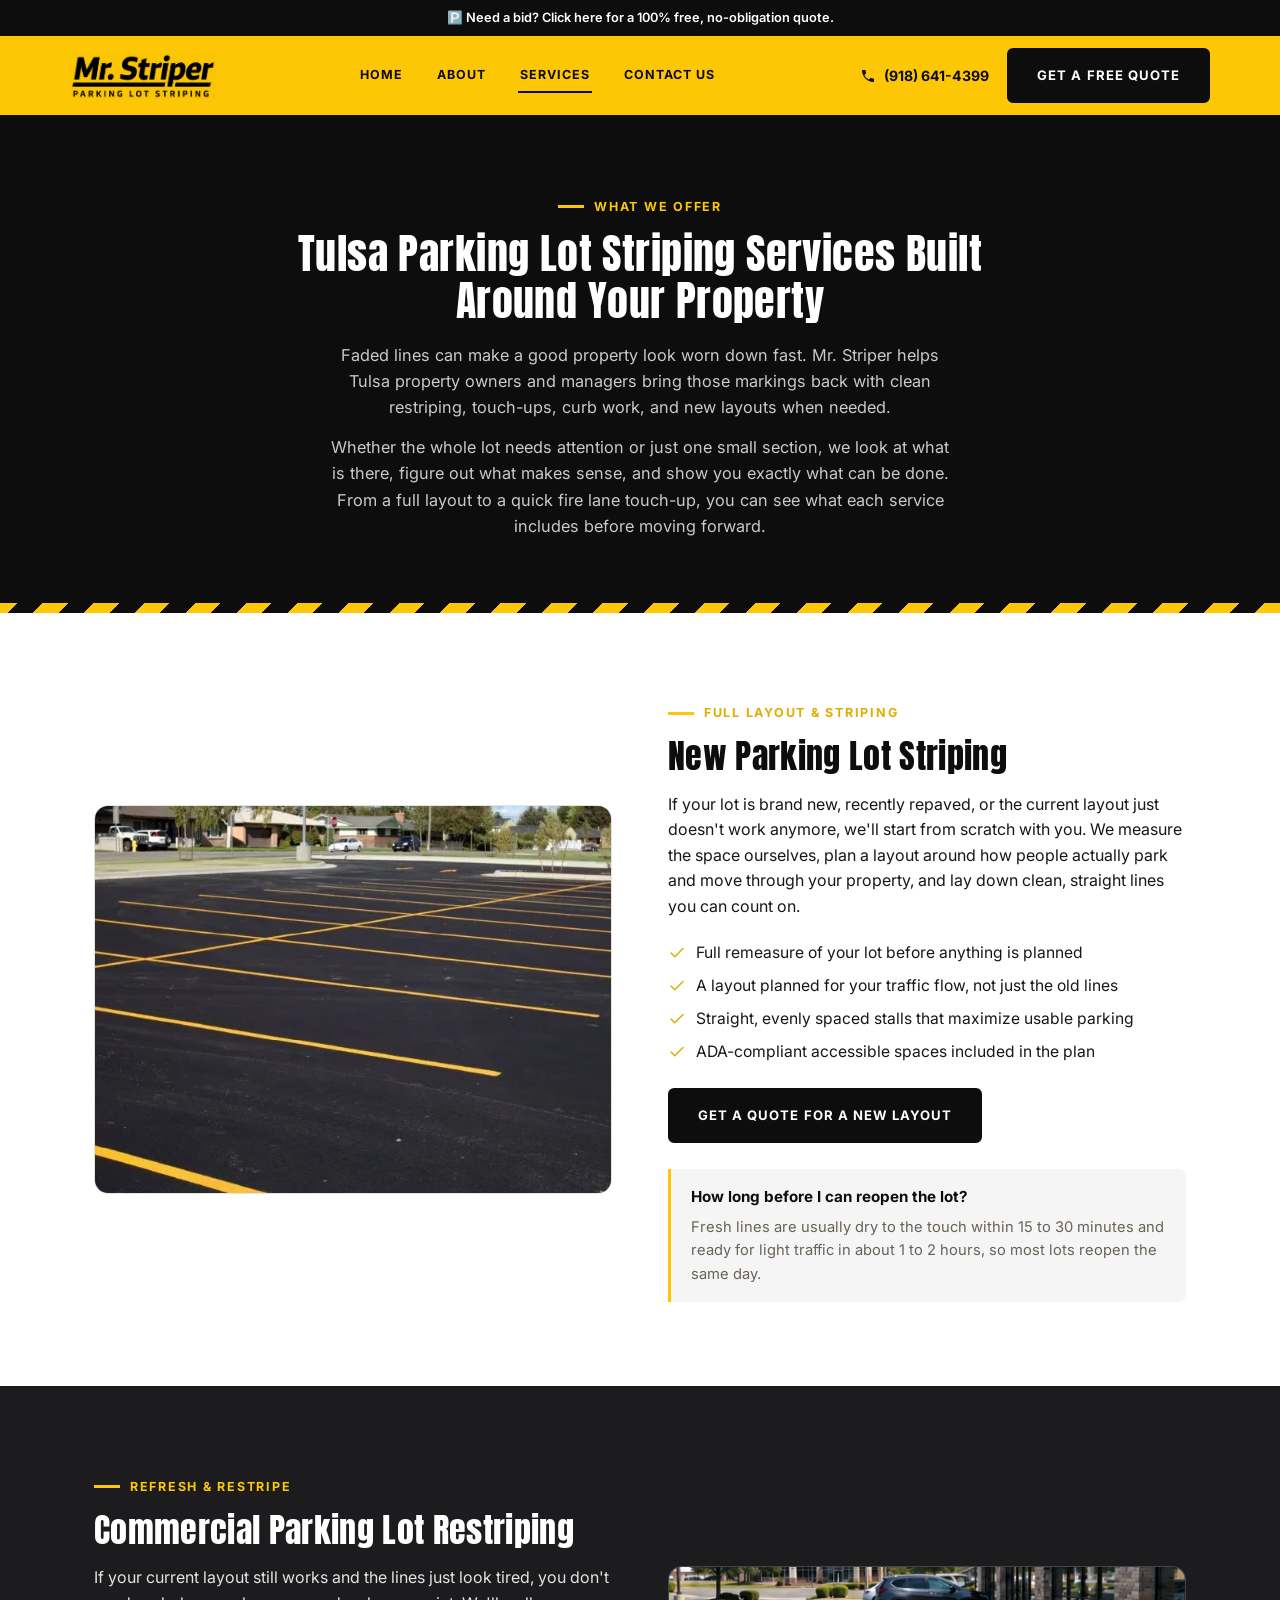
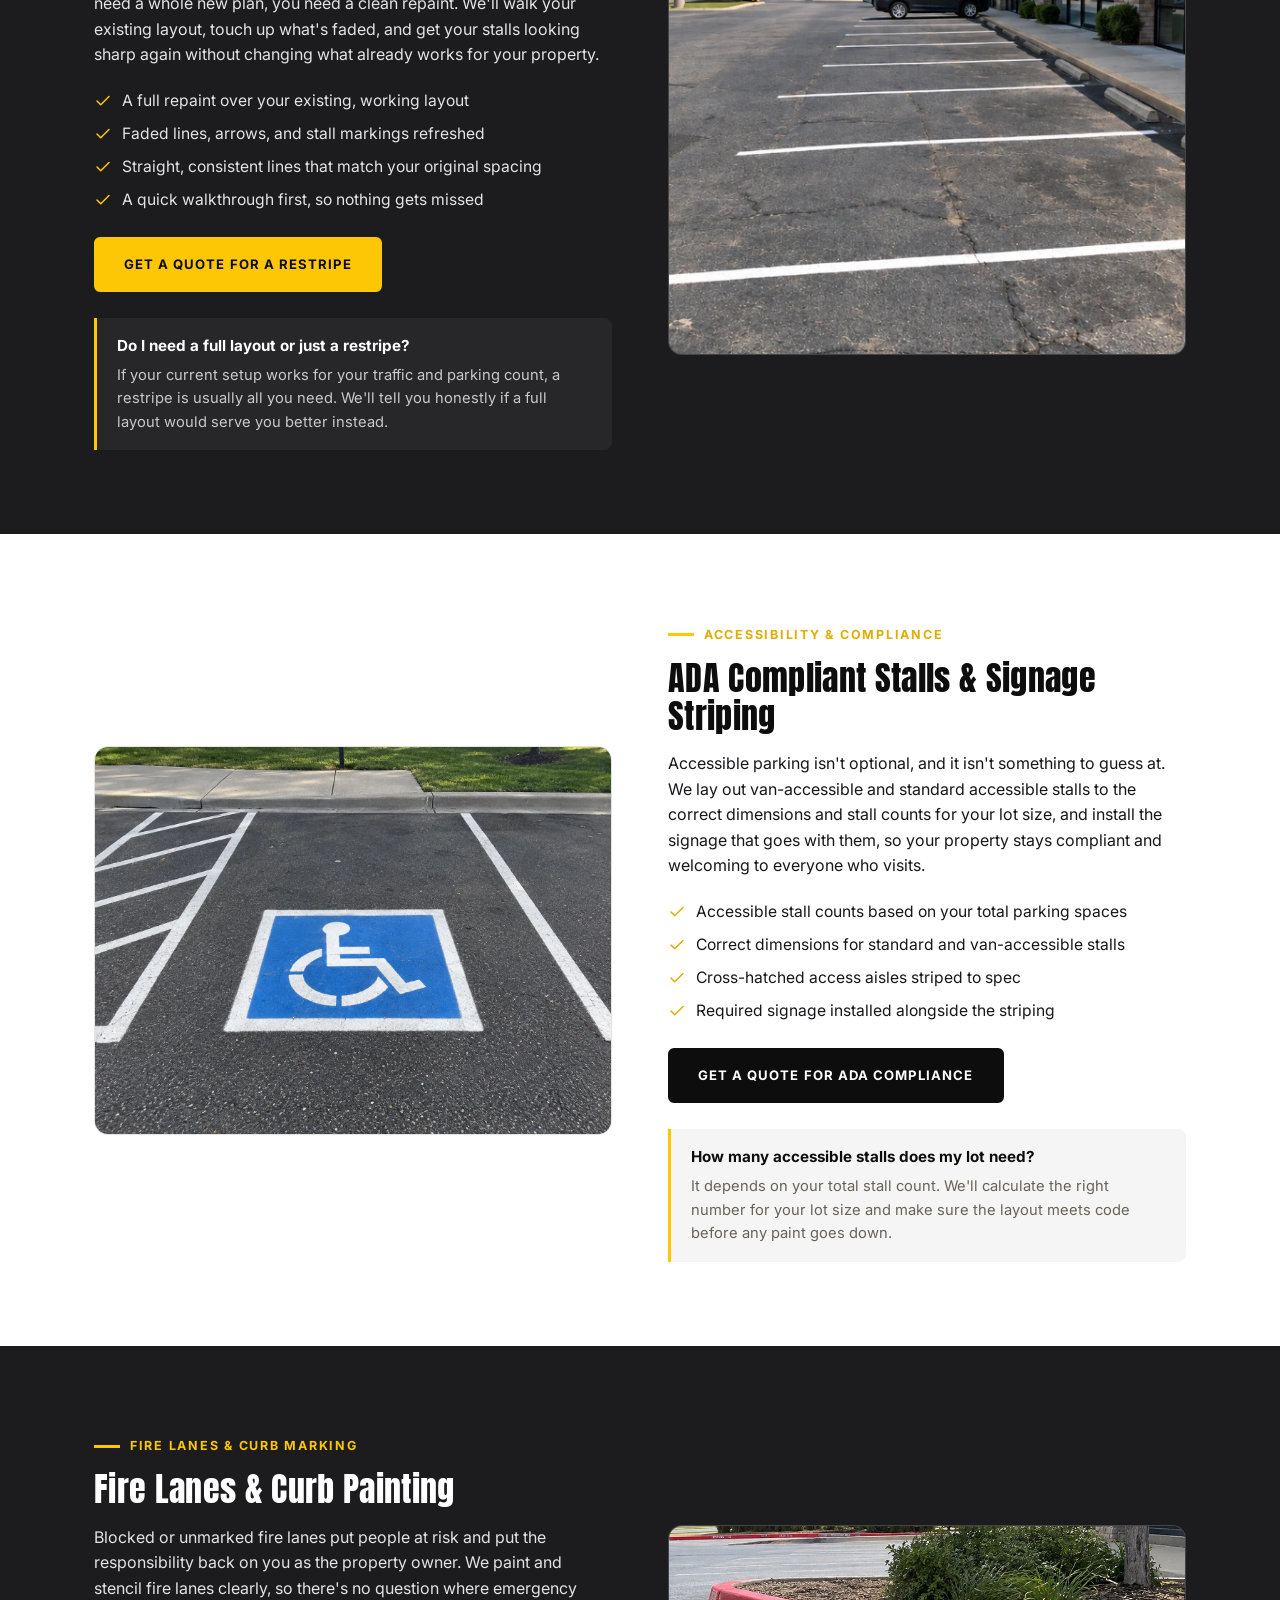
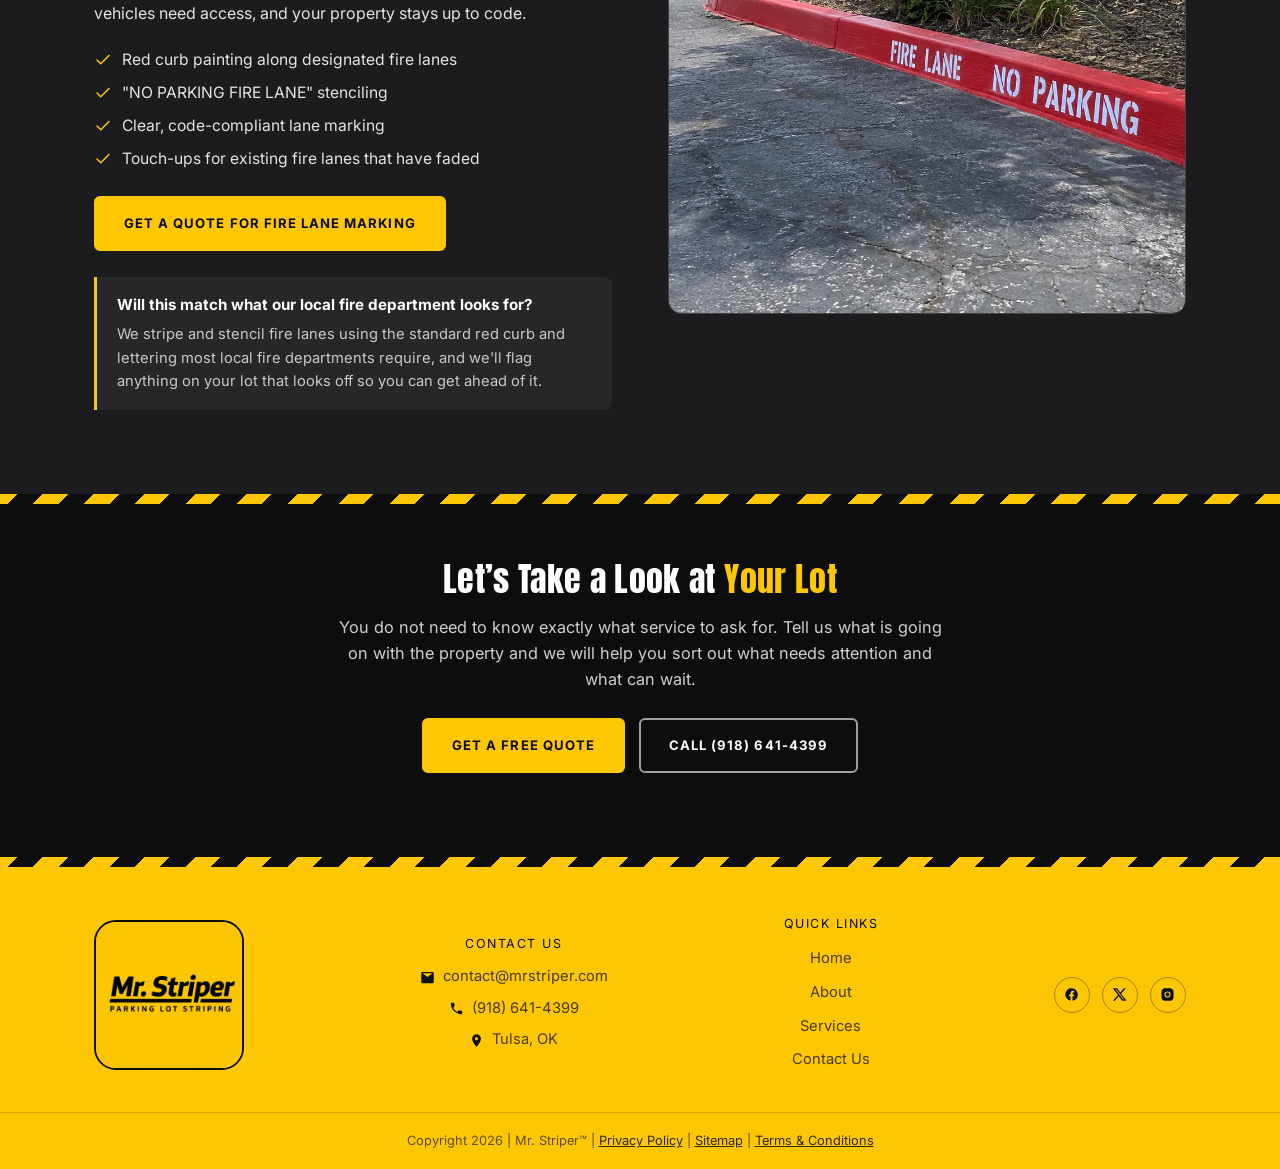
<file: services.html>
<!DOCTYPE html>
<html lang="en">
<head>
<meta charset="UTF-8">
<meta name="viewport" content="width=device-width, initial-scale=1.0">
<title>Services | Mr. Striper Parking Lot Striping in Tulsa, OK</title>
<meta name="description" content="New layouts, restriping, ADA compliant stalls and signage, and fire lane and curb painting for Tulsa area properties. Free quotes, no subcontractors.">
<link rel="icon" type="image/svg+xml" href="favicon.svg">
<link rel="preconnect" href="https://fonts.googleapis.com">
<link rel="preconnect" href="https://fonts.gstatic.com" crossorigin>
<link href="https://fonts.googleapis.com/css2?family=Anton&family=Inter:wght@400;500;600;700;800&display=swap" rel="stylesheet">
<link rel="stylesheet" href="styles.css">
</head>
<body>

<div class="announcement-bar">
  <div class="wrap">
    <a href="contact.html">🅿️ Need a bid? Click here for a 100% free, no-obligation quote.</a>
  </div>
</div>

<header class="site-header">
  <div class="wrap header-inner">
    <a href="index.html" class="brand">
      <img src="images/logo-header.png" alt="Mr. Striper - Parking Lot Striping" class="header-logo">
    </a>

    <nav class="main-nav" id="mainNav">
      <a href="index.html">Home</a>
      <a href="about.html">About</a>
      <a href="services.html" class="active">Services</a>
      <a href="contact.html">Contact Us</a>
    </nav>

    <div class="header-actions">
      <a class="header-phone" href="tel:9186414399">
        <svg viewBox="0 0 24 24"><path d="M6.6 10.8c1.4 2.8 3.8 5.1 6.6 6.6l2.2-2.2c.3-.3.7-.4 1-.2 1.1.4 2.3.6 3.6.6.6 0 1 .4 1 1V20c0 .6-.4 1-1 1C10.9 21 3 13.1 3 3.9c0-.6.4-1 1-1h3.5c.6 0 1 .4 1 1 0 1.2.2 2.4.6 3.5.1.4 0 .8-.3 1l-2.2 2.4z"/></svg>
        <span class="phone-text">(918) 641-4399</span>
      </a>
      <a class="btn btn-navy" href="contact.html">Get a Free Quote</a>
      <button class="nav-toggle" id="navToggle" aria-label="Toggle menu" aria-expanded="false">
        <span></span>
      </button>
    </div>
  </div>
</header>

<!-- PAGE HERO -->
<section class="page-hero">
  <div class="wrap">
    <div class="eyebrow on-dark">What We Offer</div>
    <h1>Tulsa Parking Lot Striping Services Built Around Your Property</h1>
    <p>Faded lines can make a good property look worn down fast. Mr. Striper helps Tulsa property owners and managers bring those markings back with clean restriping, touch-ups, curb work, and new layouts when needed.</p>
    <p>Whether the whole lot needs attention or just one small section, we look at what is there, figure out what makes sense, and show you exactly what can be done. From a full layout to a quick fire lane touch-up, you can see what each service includes before moving forward.</p>
  </div>
</section>

<div class="stripe-divider" aria-hidden="true"></div>

<!-- STRIPING -->
<section class="section-light" id="striping">
  <div class="wrap split">
    <div class="split-art">
      <div class="photo-frame ratio-4-3">
        <img src="images/hero-lot.webp" alt="Freshly striped commercial parking lot with crisp yellow lines, Tulsa OK">
      </div>
    </div>
    <div class="split-copy">
      <div class="eyebrow">Full Layout &amp; Striping</div>
      <h2>New Parking Lot Striping</h2>
      <p>If your lot is brand new, recently repaved, or the current layout just doesn't work anymore, we'll start from scratch with you. We measure the space ourselves, plan a layout around how people actually park and move through your property, and lay down clean, straight lines you can count on.</p>
      <ul class="service-feature-list">
        <li><svg viewBox="0 0 24 24" fill="none" stroke-width="2" stroke-linecap="round" stroke-linejoin="round"><path d="M20 6L9 17l-5-5"/></svg>Full remeasure of your lot before anything is planned</li>
        <li><svg viewBox="0 0 24 24" fill="none" stroke-width="2" stroke-linecap="round" stroke-linejoin="round"><path d="M20 6L9 17l-5-5"/></svg>A layout planned for your traffic flow, not just the old lines</li>
        <li><svg viewBox="0 0 24 24" fill="none" stroke-width="2" stroke-linecap="round" stroke-linejoin="round"><path d="M20 6L9 17l-5-5"/></svg>Straight, evenly spaced stalls that maximize usable parking</li>
        <li><svg viewBox="0 0 24 24" fill="none" stroke-width="2" stroke-linecap="round" stroke-linejoin="round"><path d="M20 6L9 17l-5-5"/></svg>ADA-compliant accessible spaces included in the plan</li>
      </ul>
      <div class="cta-row">
        <a href="contact.html" class="btn btn-navy">Get a Quote for a New Layout</a>
      </div>
      <div class="service-faq">
        <p class="service-faq-q">How long before I can reopen the lot?</p>
        <p class="service-faq-a">Fresh lines are usually dry to the touch within 15 to 30 minutes and ready for light traffic in about 1 to 2 hours, so most lots reopen the same day.</p>
      </div>
    </div>
  </div>
</section>

<!-- RESTRIPING -->
<section class="section-dark" id="restriping">
  <div class="wrap split reverse">
    <div class="split-copy">
      <div class="eyebrow on-dark">Refresh &amp; Restripe</div>
      <h2>Commercial Parking Lot Restriping</h2>
      <p>If your current layout still works and the lines just look tired, you don't need a whole new plan, you need a clean repaint. We'll walk your existing layout, touch up what's faded, and get your stalls looking sharp again without changing what already works for your property.</p>
      <ul class="service-feature-list">
        <li><svg viewBox="0 0 24 24" fill="none" stroke-width="2" stroke-linecap="round" stroke-linejoin="round"><path d="M20 6L9 17l-5-5"/></svg>A full repaint over your existing, working layout</li>
        <li><svg viewBox="0 0 24 24" fill="none" stroke-width="2" stroke-linecap="round" stroke-linejoin="round"><path d="M20 6L9 17l-5-5"/></svg>Faded lines, arrows, and stall markings refreshed</li>
        <li><svg viewBox="0 0 24 24" fill="none" stroke-width="2" stroke-linecap="round" stroke-linejoin="round"><path d="M20 6L9 17l-5-5"/></svg>Straight, consistent lines that match your original spacing</li>
        <li><svg viewBox="0 0 24 24" fill="none" stroke-width="2" stroke-linecap="round" stroke-linejoin="round"><path d="M20 6L9 17l-5-5"/></svg>A quick walkthrough first, so nothing gets missed</li>
      </ul>
      <div class="cta-row">
        <a href="contact.html" class="btn btn-primary">Get a Quote for a Restripe</a>
      </div>
      <div class="service-faq">
        <p class="service-faq-q">Do I need a full layout or just a restripe?</p>
        <p class="service-faq-a">If your current setup works for your traffic and parking count, a restripe is usually all you need. We'll tell you honestly if a full layout would serve you better instead.</p>
      </div>
    </div>
    <div class="split-art">
      <div class="photo-frame ratio-4-3">
        <img src="images/restriping-lines.webp" alt="Fresh white parking stall lines painted over a cracked asphalt lot next to a storefront">
      </div>
    </div>
  </div>
</section>

<!-- ADA COMPLIANT STALLS & SIGNAGE -->
<section class="section-light" id="ada-compliance">
  <div class="wrap split">
    <div class="split-art">
      <div class="photo-frame ratio-4-3">
        <img src="images/ada-stalls.webp" alt="Blue and white ADA accessible parking space with a cross-hatched access aisle next to a sidewalk">
      </div>
    </div>
    <div class="split-copy">
      <div class="eyebrow">Accessibility &amp; Compliance</div>
      <h2>ADA Compliant Stalls &amp; Signage Striping</h2>
      <p>Accessible parking isn't optional, and it isn't something to guess at. We lay out van-accessible and standard accessible stalls to the correct dimensions and stall counts for your lot size, and install the signage that goes with them, so your property stays compliant and welcoming to everyone who visits.</p>
      <ul class="service-feature-list">
        <li><svg viewBox="0 0 24 24" fill="none" stroke-width="2" stroke-linecap="round" stroke-linejoin="round"><path d="M20 6L9 17l-5-5"/></svg>Accessible stall counts based on your total parking spaces</li>
        <li><svg viewBox="0 0 24 24" fill="none" stroke-width="2" stroke-linecap="round" stroke-linejoin="round"><path d="M20 6L9 17l-5-5"/></svg>Correct dimensions for standard and van-accessible stalls</li>
        <li><svg viewBox="0 0 24 24" fill="none" stroke-width="2" stroke-linecap="round" stroke-linejoin="round"><path d="M20 6L9 17l-5-5"/></svg>Cross-hatched access aisles striped to spec</li>
        <li><svg viewBox="0 0 24 24" fill="none" stroke-width="2" stroke-linecap="round" stroke-linejoin="round"><path d="M20 6L9 17l-5-5"/></svg>Required signage installed alongside the striping</li>
      </ul>
      <div class="cta-row">
        <a href="contact.html" class="btn btn-navy">Get a Quote for ADA Compliance</a>
      </div>
      <div class="service-faq">
        <p class="service-faq-q">How many accessible stalls does my lot need?</p>
        <p class="service-faq-a">It depends on your total stall count. We'll calculate the right number for your lot size and make sure the layout meets code before any paint goes down.</p>
      </div>
    </div>
  </div>
</section>

<!-- FIRE LANES & CURB PAINTING -->
<section class="section-dark" id="fire-lanes">
  <div class="wrap split reverse">
    <div class="split-copy">
      <div class="eyebrow on-dark">Fire Lanes &amp; Curb Marking</div>
      <h2>Fire Lanes &amp; Curb Painting</h2>
      <p>Blocked or unmarked fire lanes put people at risk and put the responsibility back on you as the property owner. We paint and stencil fire lanes clearly, so there's no question where emergency vehicles need access, and your property stays up to code.</p>
      <ul class="service-feature-list">
        <li><svg viewBox="0 0 24 24" fill="none" stroke-width="2" stroke-linecap="round" stroke-linejoin="round"><path d="M20 6L9 17l-5-5"/></svg>Red curb painting along designated fire lanes</li>
        <li><svg viewBox="0 0 24 24" fill="none" stroke-width="2" stroke-linecap="round" stroke-linejoin="round"><path d="M20 6L9 17l-5-5"/></svg>"NO PARKING FIRE LANE" stenciling</li>
        <li><svg viewBox="0 0 24 24" fill="none" stroke-width="2" stroke-linecap="round" stroke-linejoin="round"><path d="M20 6L9 17l-5-5"/></svg>Clear, code-compliant lane marking</li>
        <li><svg viewBox="0 0 24 24" fill="none" stroke-width="2" stroke-linecap="round" stroke-linejoin="round"><path d="M20 6L9 17l-5-5"/></svg>Touch-ups for existing fire lanes that have faded</li>
      </ul>
      <div class="cta-row">
        <a href="contact.html" class="btn btn-primary">Get a Quote for Fire Lane Marking</a>
      </div>
      <div class="service-faq">
        <p class="service-faq-q">Will this match what our local fire department looks for?</p>
        <p class="service-faq-a">We stripe and stencil fire lanes using the standard red curb and lettering most local fire departments require, and we'll flag anything on your lot that looks off so you can get ahead of it.</p>
      </div>
    </div>
    <div class="split-art">
      <div class="photo-frame ratio-4-3">
        <img src="images/fire-lane-curb.webp" alt="Red curb painted and stenciled with FIRE LANE NO PARKING in white letters">
      </div>
    </div>
  </div>
</section>

<div class="stripe-divider" aria-hidden="true"></div>

<!-- FINAL CTA -->
<section class="final-cta">
  <div class="wrap">
    <h2>Let&rsquo;s Take a Look at <span class="accent">Your Lot</span></h2>
    <p>You do not need to know exactly what service to ask for. Tell us what is going on with the property and we will help you sort out what needs attention and what can wait.</p>
    <div class="cta-row cta-row-center">
      <a href="contact.html" class="btn btn-primary">Get a Free Quote</a>
      <a href="tel:9186414399" class="btn btn-outline-white">Call (918) 641-4399</a>
    </div>
  </div>
</section>

<div class="stripe-divider" aria-hidden="true"></div>

<!-- FOOTER -->
<footer class="site-footer">
  <div class="wrap footer-inner">
    <span class="logo-badge" aria-hidden="true">
      <img src="images/logo.jpg" alt="">
    </span>

    <div class="footer-contact">
      <h4>Contact Us</h4>
      <ul>
        <li>
          <svg viewBox="0 0 24 24"><path d="M2 5a2 2 0 012-2h16a2 2 0 012 2v14a2 2 0 01-2 2H4a2 2 0 01-2-2V5zm2 0l8 6 8-6"/></svg>
          <a href="mailto:contact@mrstriper.com">contact@mrstriper.com</a>
        </li>
        <li>
          <svg viewBox="0 0 24 24"><path d="M6.6 10.8c1.4 2.8 3.8 5.1 6.6 6.6l2.2-2.2c.3-.3.7-.4 1-.2 1.1.4 2.3.6 3.6.6.6 0 1 .4 1 1V20c0 .6-.4 1-1 1C10.9 21 3 13.1 3 3.9c0-.6.4-1 1-1h3.5c.6 0 1 .4 1 1 0 1.2.2 2.4.6 3.5.1.4 0 .8-.3 1l-2.2 2.4z"/></svg>
          <a href="tel:9186414399">(918) 641-4399</a>
        </li>
        <li>
          <svg viewBox="0 0 24 24"><path d="M12 2a7 7 0 00-7 7c0 5.25 7 13 7 13s7-7.75 7-13a7 7 0 00-7-7zm0 9.5A2.5 2.5 0 1112 6.5a2.5 2.5 0 010 5z"/></svg>
          Tulsa, OK
        </li>
      </ul>
    </div>

    <div class="footer-links">
      <h4>Quick Links</h4>
      <ul>
        <li><a href="index.html">Home</a></li>
        <li><a href="about.html">About</a></li>
        <li><a href="services.html">Services</a></li>
        <li><a href="contact.html">Contact Us</a></li>
      </ul>
    </div>

    <div class="footer-social">
      <a href="#" aria-label="Facebook"><svg viewBox="0 0 24 24"><path d="M22 12a10 10 0 10-11.6 9.9v-7H7.9V12h2.5V9.8c0-2.5 1.5-3.9 3.8-3.9 1.1 0 2.2.2 2.2.2v2.5h-1.2c-1.2 0-1.6.8-1.6 1.6V12h2.8l-.4 2.9h-2.4v7A10 10 0 0022 12z"/></svg></a>
      <a href="#" aria-label="X / Twitter"><svg viewBox="0 0 24 24"><path d="M18.9 2H22l-7.6 8.6L23.3 22h-7l-5.5-7.2L4.6 22H1.5l8.1-9.2L1 2h7.2l5 6.6L18.9 2zm-1.2 18h1.7L7.4 3.9H5.6L17.7 20z"/></svg></a>
      <a href="#" aria-label="Instagram"><svg viewBox="0 0 24 24"><path d="M12 2c-2.7 0-3 0-4 .1-1 .1-1.7.2-2.3.5a4.6 4.6 0 00-1.7 1.1A4.6 4.6 0 002.9 5.4c-.3.6-.4 1.3-.5 2.3C2.3 8.7 2.3 9 2.3 12s0 3.3.1 4.3c.1 1 .2 1.7.5 2.3.3.6.6 1.1 1.1 1.7.5.5 1 .9 1.7 1.1.6.3 1.3.4 2.3.5 1 .1 1.3.1 4 .1s3 0 4-.1c1-.1 1.7-.2 2.3-.5a4.6 4.6 0 001.7-1.1c.5-.5.9-1 1.1-1.7.3-.6.4-1.3.5-2.3.1-1 .1-1.3.1-4.3s0-3.3-.1-4.3c-.1-1-.2-1.7-.5-2.3a4.6 4.6 0 00-1.1-1.7 4.6 4.6 0 00-1.7-1.1c-.6-.3-1.3-.4-2.3-.5C15 2 14.7 2 12 2zm0 5a5 5 0 110 10 5 5 0 010-10zm0 8.2a3.2 3.2 0 100-6.4 3.2 3.2 0 000 6.4zm5.2-8.4a1.2 1.2 0 100-2.4 1.2 1.2 0 000 2.4z"/></svg></a>
    </div>
  </div>

  <div class="footer-bottom">
    Copyright 2026 | Mr. Striper™ | <a href="#">Privacy Policy</a> | <a href="#">Sitemap</a> | <a href="#">Terms &amp; Conditions</a>
  </div>
</footer>

<script src="script.js"></script>
</body>
</html>
</file>
<file: styles.css>
/* ==========================================================================
   Mr. Striper — stylesheet
   ========================================================================== */

:root {
  --yellow: #fdc705;
  --yellow-deep: #e0ad00;
  --black: #0d0d0d;
  --charcoal: #1c1c1e;
  --asphalt: #2a2a2d;
  --white: #ffffff;
  --off-white: #f7f7f5;
  --ink: #17171a;
  --gray-mid: #696259;
  --border-soft: #e3e3e0;
  --red: #c22a22;
  --blue: #1959a8;

  --font-head: 'Anton', 'Arial Narrow', Arial, sans-serif;
  --font-body: 'Inter', 'Segoe UI', Arial, sans-serif;

  --max: 1140px;
  --radius: 10px;
  --shadow: 0 12px 30px -12px rgba(0, 0, 0, 0.35);
}

* {
  box-sizing: border-box;
}

html {
  scroll-behavior: smooth;
}

#hero,
#about,
#services {
  scroll-margin-top: 79px;
}

body {
  margin: 0;
  font-family: var(--font-body);
  color: var(--ink);
  background: var(--white);
  line-height: 1.6;
  -webkit-font-smoothing: antialiased;
}

img {
  max-width: 100%;
  display: block;
}

a {
  color: inherit;
  text-decoration: none;
}

h1, h2, h3, h4 {
  font-family: var(--font-head);
  font-weight: 400;
  color: var(--black);
  letter-spacing: 0.01em;
  margin: 0 0 0.5em;
  line-height: 1.12;
}

p {
  margin: 0 0 1em;
}

.wrap {
  width: 100%;
  max-width: var(--max);
  margin: 0 auto;
  padding: 0 24px;
}

.eyebrow {
  display: inline-flex;
  align-items: center;
  gap: 10px;
  font-family: var(--font-body);
  font-size: 0.78rem;
  font-weight: 700;
  letter-spacing: 0.14em;
  text-transform: uppercase;
  color: var(--yellow-deep);
  margin-bottom: 14px;
}

.eyebrow::before {
  content: "";
  display: inline-block;
  width: 26px;
  height: 3px;
  background: var(--yellow);
}

.eyebrow.on-dark {
  color: var(--yellow);
}

section {
  padding: 84px 0;
}

#services {
  padding-top: 32px;
}

#work-reel {
  padding-top: 56px;
  background: var(--black);
}

#how-it-works {
  padding-top: 56px;
}

#trust-strip {
  padding-top: 56px;
}

/* ---------- Trust badges ---------- */
.trust-badges {
  background: var(--charcoal);
  padding: 26px 0;
}

.trust-badges-row {
  display: flex;
  flex-wrap: wrap;
  justify-content: center;
  align-items: center;
  gap: 14px 22px;
}

.trust-badge {
  display: flex;
  align-items: center;
  gap: 8px;
  font-family: var(--font-body);
  font-weight: 700;
  font-size: 0.82rem;
  color: var(--white);
  white-space: nowrap;
}

.trust-badge svg {
  width: 18px;
  height: 18px;
  stroke: var(--yellow);
  flex-shrink: 0;
}

/* ---------- Hazard stripe divider ---------- */
.stripe-divider {
  height: 10px;
  background: repeating-linear-gradient(
    -45deg,
    var(--yellow),
    var(--yellow) 18px,
    var(--black) 18px,
    var(--black) 36px
  );
}

/* ---------- Buttons ---------- */
.btn {
  display: inline-flex;
  align-items: center;
  justify-content: center;
  gap: 8px;
  font-family: var(--font-body);
  font-weight: 700;
  font-size: 0.82rem;
  letter-spacing: 0.08em;
  text-transform: uppercase;
  padding: 15px 28px;
  border-radius: 6px;
  border: 2px solid transparent;
  cursor: pointer;
  transition: transform 0.15s ease, box-shadow 0.15s ease, background 0.15s ease, color 0.15s ease;
  white-space: nowrap;
}

.btn:hover {
  transform: translateY(-2px);
}

.btn-primary {
  background: var(--yellow);
  color: var(--black);
  border-color: var(--yellow);
}

.btn-primary:hover {
  background: var(--yellow-deep);
  border-color: var(--yellow-deep);
  box-shadow: 0 10px 20px -8px rgba(253, 199, 5, 0.55);
}

.btn-outline-navy {
  background: transparent;
  color: var(--black);
  border-color: var(--black);
}

.btn-outline-navy:hover {
  background: var(--black);
  color: var(--white);
}

.btn-outline-white {
  background: transparent;
  color: var(--white);
  border-color: rgba(255, 255, 255, 0.6);
}

.btn-outline-white:hover {
  background: var(--white);
  color: var(--black);
  border-color: var(--white);
}

.btn-navy {
  background: var(--black);
  color: var(--white);
  border-color: var(--black);
}

.btn-navy:hover {
  background: #000;
  border-color: #000;
  box-shadow: 0 10px 20px -8px rgba(0, 0, 0, 0.55);
}

.cta-row {
  display: flex;
  flex-wrap: wrap;
  gap: 14px;
  margin-top: 26px;
}

/* ---------- Logo ---------- */
.brand {
  display: inline-flex;
  align-items: center;
  gap: 12px;
}

.logo-badge {
  width: 150px;
  height: 150px;
  border-radius: 22px;
  overflow: hidden;
  flex-shrink: 0;
  border: 2px solid var(--black);
}

.logo-badge img {
  width: 100%;
  height: 100%;
  object-fit: cover;
}

.header-logo {
  height: 46px;
  width: auto;
  display: block;
}

/* ---------- Announcement bar ---------- */
.announcement-bar {
  background: var(--black);
}

.announcement-bar a {
  display: block;
  padding: 8px 24px;
  text-align: center;
  font-family: var(--font-body);
  font-size: 0.8rem;
  font-weight: 600;
  color: var(--white);
  text-decoration: none;
}

.announcement-bar a:hover {
  color: var(--yellow);
}

/* ---------- Header ---------- */
header.site-header {
  position: sticky;
  top: 0;
  z-index: 100;
  background: var(--yellow);
  border-bottom: 3px solid var(--black);
}

.header-inner {
  display: flex;
  align-items: center;
  justify-content: space-between;
  gap: 20px;
  padding: 12px 0;
}

nav.main-nav {
  display: flex;
  align-items: center;
  gap: 30px;
}

nav.main-nav a {
  font-family: var(--font-body);
  font-size: 0.78rem;
  font-weight: 700;
  letter-spacing: 0.08em;
  text-transform: uppercase;
  color: var(--black);
  padding: 6px 2px;
  border-bottom: 2px solid transparent;
  transition: border-color 0.15s ease, color 0.15s ease;
}

nav.main-nav a:hover,
nav.main-nav a.active {
  border-color: var(--black);
}

.header-actions {
  display: flex;
  align-items: center;
  gap: 18px;
}

.header-phone {
  display: flex;
  align-items: center;
  gap: 8px;
  font-family: var(--font-body);
  font-weight: 700;
  font-size: 0.88rem;
  color: var(--black);
  white-space: nowrap;
}

.header-phone svg {
  width: 16px;
  height: 16px;
  fill: var(--black);
}

.nav-toggle {
  display: none;
  background: none;
  border: none;
  cursor: pointer;
  padding: 6px;
}

.nav-toggle span,
.nav-toggle span::before,
.nav-toggle span::after {
  display: block;
  width: 24px;
  height: 2px;
  background: var(--black);
  position: relative;
  transition: 0.2s ease;
}

.nav-toggle span::before {
  content: "";
  position: absolute;
  top: -7px;
}

.nav-toggle span::after {
  content: "";
  position: absolute;
  top: 7px;
}

/* ---------- Page hero (interior pages) ---------- */
.page-hero {
  background: var(--black);
  padding: 72px 0 64px;
  text-align: center;
}

.page-hero .eyebrow {
  justify-content: center;
}

.page-hero h1 {
  color: var(--white);
  font-size: 2.6rem;
  max-width: 760px;
  margin: 0 auto 18px;
}

.page-hero p {
  color: rgba(255, 255, 255, 0.78);
  max-width: 620px;
  margin: 0 auto 14px;
  font-size: 1.02rem;
}

.page-hero p:last-child {
  margin-bottom: 0;
}

/* ---------- Service detail sections ---------- */
.service-feature-list {
  list-style: none;
  margin: 22px 0 0;
  padding: 0;
  display: flex;
  flex-direction: column;
  gap: 11px;
}

.service-feature-list li {
  display: flex;
  align-items: flex-start;
  gap: 10px;
  font-family: var(--font-body);
  font-size: 0.98rem;
  line-height: 1.4;
}

.service-feature-list svg {
  width: 18px;
  height: 18px;
  stroke: var(--yellow-deep);
  flex-shrink: 0;
  margin-top: 2px;
}

.section-dark .service-feature-list svg {
  stroke: var(--yellow);
}

.service-faq {
  margin-top: 26px;
  padding: 16px 20px;
  border-left: 3px solid var(--yellow);
  background: rgba(13, 13, 13, 0.04);
  border-radius: 0 8px 8px 0;
}

.section-dark .service-faq {
  background: rgba(255, 255, 255, 0.05);
}

.service-faq .service-faq-q {
  font-family: var(--font-body);
  font-weight: 700;
  font-size: 0.95rem;
  color: var(--black);
  margin: 0 0 6px;
}

.section-dark .service-faq .service-faq-q {
  color: var(--white);
}

.service-faq .service-faq-a {
  font-family: var(--font-body);
  font-size: 0.92rem;
  color: var(--gray-mid);
  margin: 0;
}

.section-dark .service-faq .service-faq-a {
  color: rgba(255, 255, 255, 0.75);
}

/* ---------- Hero ---------- */
.hero {
  position: relative;
  overflow: hidden;
  padding: 100px 0 114px;
}

.hero-bg {
  position: absolute;
  inset: 0;
  z-index: 0;
}

.hero-bg img {
  width: 100%;
  height: 100%;
  object-fit: cover;
  object-position: center 70%;
}

.hero-bg-overlay {
  position: absolute;
  inset: 0;
  background:
    linear-gradient(100deg, rgba(13, 13, 13, 0.97) 0%, rgba(13, 13, 13, 0.9) 30%, rgba(13, 13, 13, 0.58) 58%, rgba(13, 13, 13, 0.3) 100%),
    linear-gradient(180deg, rgba(13, 13, 13, 0.25) 0%, rgba(13, 13, 13, 0) 35%, rgba(13, 13, 13, 0.4) 100%);
}

.hero-grid {
  position: relative;
  z-index: 1;
}

.hero-copy {
  max-width: 620px;
}

.hero h1 {
  font-size: 2.9rem;
  color: var(--white);
}

.hero h1 .accent {
  color: var(--yellow);
}

.final-cta h2 .accent {
  color: var(--yellow);
}

.hero p {
  color: rgba(255, 255, 255, 0.86);
  font-size: 1.02rem;
  max-width: 52ch;
}

.hero p strong {
  color: var(--white);
}

.hero .hero-trust {
  list-style: none;
  margin: 18px 0 0;
  padding: 0;
  display: flex;
  flex-direction: column;
  gap: 8px;
}

.hero .hero-trust li {
  display: flex;
  align-items: center;
  gap: 8px;
  font-family: var(--font-body);
  font-weight: 700;
  font-size: 0.78rem;
  letter-spacing: 0.02em;
  color: rgba(255, 255, 255, 0.92);
}

.hero .hero-trust svg {
  width: 15px;
  height: 15px;
  stroke: var(--yellow);
  flex-shrink: 0;
}

/* ---------- Alternating content sections ---------- */
.split {
  display: grid;
  grid-template-columns: 1fr 1fr;
  gap: 56px;
  align-items: center;
}

.split.reverse .split-art {
  order: 2;
}

.split.reverse .split-copy {
  order: 1;
}

.split-art {
  background: var(--off-white);
  border: 1px solid var(--border-soft);
  border-radius: 14px;
  overflow: hidden;
}

.photo-frame {
  aspect-ratio: 16 / 9;
  overflow: hidden;
}

.photo-frame.ratio-4-3 {
  aspect-ratio: 4 / 3;
}

.photo-frame img {
  width: 100%;
  height: 100%;
  object-fit: cover;
}

/* ---------- Illustrated before/after panels ---------- */
.before-after {
  display: grid;
  grid-template-columns: 1fr 1fr;
  gap: 3px;
  aspect-ratio: 4 / 3;
  background: var(--black);
}

.ba-panel {
  position: relative;
  overflow: hidden;
}

.ba-panel svg {
  width: 100%;
  height: 100%;
  display: block;
}

.ba-label {
  position: absolute;
  top: 0;
  left: 0;
  right: 0;
  z-index: 1;
  text-align: center;
  padding: 8px 4px;
  font-family: var(--font-body);
  font-weight: 700;
  font-size: 0.72rem;
  letter-spacing: 0.1em;
  text-transform: uppercase;
  color: var(--white);
}

.ba-before {
  background: rgba(0, 0, 0, 0.55);
}

.ba-after {
  background: var(--yellow-deep);
  color: var(--black);
}

.split-copy p strong {
  color: var(--black);
}

.section-light {
  background: var(--white);
}

.section-soft {
  background: var(--off-white);
  padding-top: 56px;
}

/* ---------- Dark feature section ---------- */
.section-dark {
  background: var(--charcoal);
  color: rgba(255, 255, 255, 0.88);
}

.section-dark h2 {
  color: var(--white);
}

.split-copy h2 {
  font-size: 2.1rem;
}

.section-dark .split-art {
  background: rgba(255, 255, 255, 0.04);
  border: 1px solid rgba(255, 255, 255, 0.14);
}

.section-dark p strong {
  color: var(--white);
}

/* ---------- Services ---------- */
.services-head {
  text-align: center;
  max-width: 640px;
  margin: 0 auto 48px;
}

.services-head h2 {
  font-size: 2.1rem;
}

.services-head p {
  color: var(--gray-mid);
}

.services-grid {
  display: grid;
  grid-template-columns: repeat(2, 1fr);
  gap: 24px;
  max-width: 860px;
  margin: 0 auto;
}

.service-card {
  position: relative;
  overflow: hidden;
  border-radius: 12px;
  aspect-ratio: 4 / 3.4;
  padding: 22px 22px 24px;
  display: flex;
  flex-direction: column;
  justify-content: flex-end;
  background-size: cover;
  background-repeat: no-repeat;
  border: 1px solid rgba(255, 255, 255, 0.1);
  transition: transform 0.18s ease, box-shadow 0.18s ease;
}

.service-card::before {
  content: "";
  position: absolute;
  inset: 0;
  background: linear-gradient(180deg, rgba(13, 13, 13, 0.15) 0%, rgba(13, 13, 13, 0.4) 45%, rgba(13, 13, 13, 0.94) 100%);
  z-index: 0;
}

.service-card > * {
  position: relative;
  z-index: 1;
}

.service-card:hover {
  transform: translateY(-4px);
  box-shadow: var(--shadow);
}

.card-photo-1 { background-image: url("images/hero-lot.webp"); background-position: center 30%; }
.card-photo-2 { background-image: url("images/restriping-lines.webp"); background-position: center 30%; }
.card-photo-3 { background-image: url("images/ada-stalls.webp"); background-position: center 35%; }
.card-photo-4 { background-image: url("images/fire-lane-curb.webp"); background-position: 60% 50%; }

.service-icon {
  width: 44px;
  height: 44px;
  border-radius: 10px;
  background: var(--yellow);
  display: flex;
  align-items: center;
  justify-content: center;
  margin-bottom: 14px;
  box-shadow: 0 6px 16px -6px rgba(0, 0, 0, 0.6);
}

.service-icon svg {
  width: 22px;
  height: 22px;
  stroke: var(--black);
}

.service-card h3 {
  color: var(--white);
  font-family: var(--font-body);
  font-weight: 700;
  font-size: 1.06rem;
  margin-bottom: 8px;
}

.service-card p {
  color: rgba(255, 255, 255, 0.85);
  font-size: 0.95rem;
  margin-bottom: 0;
}

/* ---------- Trust strip ---------- */
.trust-grid {
  display: grid;
  grid-template-columns: repeat(4, 1fr);
  gap: 28px;
}

.trust-item {
  display: flex;
  flex-direction: column;
  align-items: center;
  text-align: center;
  gap: 10px;
}

.trust-item .service-icon {
  margin-bottom: 4px;
}

.trust-item h3 {
  font-family: var(--font-body);
  font-weight: 700;
  font-size: 1.02rem;
  color: var(--white);
  margin: 0;
}

.trust-item p {
  font-family: var(--font-body);
  font-size: 0.9rem;
  color: rgba(255, 255, 255, 0.75);
  max-width: 26ch;
  margin: 0;
}

/* ---------- How it works ---------- */
.steps-grid {
  display: grid;
  grid-template-columns: repeat(4, 1fr);
  gap: 32px;
}

.step-num {
  font-family: var(--font-head);
  font-size: 2.6rem;
  color: var(--white);
  line-height: 1;
  margin-bottom: 16px;
}

.step-rule {
  width: 44px;
  height: 4px;
  background: var(--yellow);
  border-radius: 2px;
  margin-bottom: 20px;
}

.step h3 {
  font-family: var(--font-head);
  font-size: 1.05rem;
  letter-spacing: 0.02em;
  text-transform: uppercase;
  color: var(--white);
  margin-bottom: 10px;
}

.step p {
  font-family: var(--font-body);
  font-size: 0.92rem;
  line-height: 1.55;
  color: rgba(255, 255, 255, 0.7);
  margin: 0;
}

/* ---------- Work reel ---------- */
.reel-head {
  text-align: center;
  max-width: 640px;
  margin: 0 auto 40px;
}

.reel-head h2 {
  font-size: 2.1rem;
}

.reel-head p {
  color: rgba(255, 255, 255, 0.75);
}

.reel {
  position: relative;
  max-width: 860px;
  margin: 0 auto;
  aspect-ratio: 16 / 9;
  border-radius: 14px;
  overflow: hidden;
  box-shadow: var(--shadow);
  border: 1px solid rgba(255, 255, 255, 0.14);
}

.reel-slide {
  position: absolute;
  inset: 0;
  opacity: 0;
  animation: reelFade 28s ease infinite;
}

.reel-slide:nth-child(1) { animation-delay: 0s; }
.reel-slide:nth-child(2) { animation-delay: 4s; }
.reel-slide:nth-child(3) { animation-delay: 8s; }
.reel-slide:nth-child(4) { animation-delay: 12s; }
.reel-slide:nth-child(5) { animation-delay: 16s; }
.reel-slide:nth-child(6) { animation-delay: 20s; }
.reel-slide:nth-child(7) { animation-delay: 24s; }

@keyframes reelFade {
  0% { opacity: 0; }
  3.57% { opacity: 1; }
  10.71% { opacity: 1; }
  14.29% { opacity: 0; }
  100% { opacity: 0; }
}

.reel-slide img {
  width: 100%;
  height: 100%;
  object-fit: cover;
}

.reel-caption {
  position: absolute;
  left: 0;
  right: 0;
  bottom: 0;
  padding: 34px 22px 16px;
  background: linear-gradient(180deg, rgba(13, 13, 13, 0) 0%, rgba(13, 13, 13, 0.85) 100%);
  color: var(--white);
  font-family: var(--font-body);
  font-weight: 600;
  font-size: 0.98rem;
}

.reel-dots {
  position: absolute;
  right: 16px;
  bottom: 14px;
  display: flex;
  gap: 6px;
}

.reel-dots span {
  width: 6px;
  height: 6px;
  border-radius: 50%;
  background: rgba(255, 255, 255, 0.4);
  animation: reelDot 28s linear infinite;
}

.reel-dots span:nth-child(1) { animation-delay: 0s; }
.reel-dots span:nth-child(2) { animation-delay: 4s; }
.reel-dots span:nth-child(3) { animation-delay: 8s; }
.reel-dots span:nth-child(4) { animation-delay: 12s; }
.reel-dots span:nth-child(5) { animation-delay: 16s; }
.reel-dots span:nth-child(6) { animation-delay: 20s; }
.reel-dots span:nth-child(7) { animation-delay: 24s; }

@keyframes reelDot {
  0% { background: var(--yellow); }
  14.29% { background: var(--yellow); }
  14.3% { background: rgba(255, 255, 255, 0.4); }
  100% { background: rgba(255, 255, 255, 0.4); }
}

/* ---------- Owner section ---------- */
.owner-section {
  background: var(--yellow);
  padding: 60px 0 90px;
  text-align: center;
}

.owner-section > .wrap > h2 {
  display: inline-block;
  color: var(--black);
  margin-bottom: 34px;
  font-size: 2.1rem;
}

.owner-section > .wrap > h2::after {
  content: "";
  display: block;
  width: 75%;
  height: 7px;
  background: var(--black);
  border-radius: 4px;
  margin: 16px auto 0;
}

.owner-card {
  background: var(--charcoal);
  border-radius: 16px;
  box-shadow: 0 25px 50px -20px rgba(0, 0, 0, 0.5);
  padding: 44px;
  max-width: 700px;
  margin: 0 auto;
  text-align: left;
}

.owner-top {
  display: flex;
  align-items: center;
  gap: 16px;
  margin-bottom: 20px;
}

.owner-avatar {
  width: 88px;
  height: 88px;
  border-radius: 50%;
  overflow: hidden;
  flex-shrink: 0;
  border: 2px solid var(--yellow);
}

.owner-avatar img {
  width: 100%;
  height: 100%;
  object-fit: cover;
}

.owner-top .eyebrow {
  margin-bottom: 4px;
}

.owner-top h3 {
  font-family: var(--font-body);
  font-weight: 800;
  font-size: 1.3rem;
  margin: 0;
  color: var(--white);
}

.owner-card p {
  color: rgba(255, 255, 255, 0.85);
}

.owner-sign {
  color: var(--yellow);
  font-weight: 700;
  font-family: var(--font-body);
  font-size: 0.9rem;
  margin-top: 18px;
  margin-bottom: 0;
}

/* ---------- FAQ ---------- */
.faq-head {
  text-align: center;
  margin-bottom: 40px;
}

.faq-head h2 {
  font-size: 2.1rem;
}

.faq-head .eyebrow {
  justify-content: center;
}

.faq-list {
  max-width: 780px;
  margin: 0 auto;
  display: flex;
  flex-direction: column;
  gap: 12px;
}

.faq-item {
  background: var(--white);
  border: 1px solid var(--border-soft);
  border-radius: 10px;
  overflow: hidden;
}

.faq-q {
  width: 100%;
  display: flex;
  align-items: center;
  justify-content: space-between;
  gap: 16px;
  background: none;
  border: none;
  text-align: left;
  font-family: var(--font-body);
  font-weight: 700;
  font-size: 0.98rem;
  color: var(--black);
  padding: 18px 20px;
  cursor: pointer;
}

.faq-q .icon {
  flex-shrink: 0;
  width: 22px;
  height: 22px;
  border-radius: 50%;
  border: 2px solid var(--yellow-deep);
  color: var(--black);
  display: flex;
  align-items: center;
  justify-content: center;
  font-size: 16px;
  font-weight: 700;
  transition: transform 0.2s ease;
  line-height: 1;
}

.faq-item.open .faq-q .icon {
  transform: rotate(45deg);
  background: var(--yellow);
}

.faq-a {
  max-height: 0;
  overflow: hidden;
  transition: max-height 0.25s ease;
}

.faq-a-inner {
  padding: 0 20px 18px;
  color: var(--gray-mid);
  font-size: 0.95rem;
}

/* ---------- Service area band ---------- */
.area-band {
  background: linear-gradient(120deg, var(--black), var(--charcoal) 75%);
  color: var(--white);
  text-align: center;
  padding: 56px 0 74px;
}

.area-band .eyebrow {
  justify-content: center;
  color: var(--yellow);
}

.area-band .eyebrow::before {
  background: var(--yellow);
}

.area-band h2 {
  color: var(--white);
  font-size: 1.9rem;
}

.area-band p {
  max-width: 700px;
  margin: 0 auto 8px;
  color: rgba(255, 255, 255, 0.85);
}

.area-band .cta-row {
  justify-content: center;
  margin-top: 28px;
}

.area-photo {
  max-width: 480px;
  margin: 32px auto 0;
  border-radius: 14px;
  overflow: hidden;
  border: 2px solid var(--yellow);
  box-shadow: var(--shadow);
}

.area-photo img {
  width: 100%;
  height: auto;
  display: block;
}

/* ---------- Final CTA ---------- */
.final-cta {
  background: var(--black);
  color: var(--white);
  text-align: center;
  padding: 56px 0 84px;
}

.final-cta h2 {
  color: var(--white);
  font-size: 2.1rem;
}

.final-cta p {
  max-width: 620px;
  margin: 0 auto;
  color: rgba(255, 255, 255, 0.8);
  font-size: 1.02rem;
}

.cta-row-center {
  justify-content: center;
}

.contact-layout {
  display: grid;
  grid-template-columns: 1.3fr 1fr;
  gap: 56px;
  align-items: start;
}

.contact-form {
  max-width: 640px;
  margin: 0;
}

.contact-details {
  display: flex;
  flex-direction: column;
  gap: 32px;
}

.contact-details-block h3 {
  font-family: var(--font-body);
  font-weight: 800;
  font-size: 0.9rem;
  letter-spacing: 0.06em;
  text-transform: uppercase;
  color: var(--black);
  margin-bottom: 14px;
}

.contact-details-list {
  list-style: none;
  margin: 0;
  padding: 0;
  display: flex;
  flex-direction: column;
  gap: 10px;
}

.contact-details-list li {
  display: flex;
  align-items: center;
  gap: 10px;
  font-size: 0.98rem;
}

.contact-details-list svg {
  width: 18px;
  height: 18px;
  fill: var(--black);
  flex-shrink: 0;
}

.contact-hours-list {
  list-style: none;
  margin: 0;
  padding: 0;
  display: flex;
  flex-direction: column;
  gap: 8px;
}

.contact-hours-list li {
  display: flex;
  justify-content: space-between;
  gap: 12px;
  font-size: 0.92rem;
  padding-bottom: 8px;
  border-bottom: 1px solid var(--border-soft);
}

.contact-hours-list li:last-child {
  border-bottom: none;
  padding-bottom: 0;
}

.contact-hours-list li span:first-child {
  font-weight: 700;
  color: var(--black);
}

.contact-hours-list li span:last-child {
  color: var(--gray-mid);
}

.contact-service-area {
  font-size: 0.92rem;
  color: var(--gray-mid);
  margin: 0;
}

.form-row {
  display: grid;
  grid-template-columns: 1fr 1fr;
  gap: 18px;
}

.form-field {
  margin-bottom: 18px;
}

.form-field label {
  display: block;
  font-family: var(--font-body);
  font-weight: 700;
  font-size: 0.8rem;
  letter-spacing: 0.04em;
  text-transform: uppercase;
  color: var(--black);
  margin-bottom: 8px;
}

.form-field input,
.form-field textarea {
  width: 100%;
  font-family: var(--font-body);
  font-size: 0.98rem;
  color: var(--ink);
  background: var(--white);
  border: 2px solid var(--border-soft);
  border-radius: 6px;
  padding: 12px 14px;
  transition: border-color 0.15s ease, box-shadow 0.15s ease;
}

.form-field input:focus,
.form-field textarea:focus {
  outline: none;
  border-color: var(--yellow);
  box-shadow: 0 0 0 3px rgba(253, 199, 5, 0.3);
}

.form-field textarea {
  resize: vertical;
  min-height: 110px;
}

.contact-form .btn {
  width: 100%;
  margin-top: 4px;
}

.form-honeypot {
  position: absolute;
  left: -9999px;
  width: 1px;
  height: 1px;
  opacity: 0;
  pointer-events: none;
}

.form-status {
  margin: 16px 0 0;
  font-family: var(--font-body);
  font-weight: 700;
  font-size: 0.92rem;
  min-height: 1.2em;
}

.form-status-success {
  color: var(--yellow-deep);
}

.form-status-error {
  color: var(--red);
}

/* ---------- Footer ---------- */
footer.site-footer {
  background: var(--yellow);
  color: rgba(13, 13, 13, 0.75);
  padding: 50px 0 0;
}

.footer-inner {
  display: flex;
  align-items: center;
  justify-content: space-between;
  flex-wrap: wrap;
  gap: 30px;
  padding-bottom: 40px;
}

.footer-contact h4 {
  font-family: var(--font-body);
  color: var(--black);
  font-size: 0.78rem;
  letter-spacing: 0.12em;
  text-transform: uppercase;
  margin-bottom: 14px;
  text-align: center;
}

.footer-contact ul {
  list-style: none;
  margin: 0;
  padding: 0;
  display: flex;
  flex-direction: column;
  gap: 8px;
  align-items: center;
}

.footer-contact li {
  display: flex;
  align-items: center;
  gap: 8px;
  font-size: 0.92rem;
}

.footer-contact svg {
  width: 15px;
  height: 15px;
  fill: var(--black);
  flex-shrink: 0;
}

.footer-links h4 {
  font-family: var(--font-body);
  color: var(--black);
  font-size: 0.78rem;
  letter-spacing: 0.12em;
  text-transform: uppercase;
  margin-bottom: 14px;
  text-align: center;
}

.footer-links ul {
  list-style: none;
  margin: 0;
  padding: 0;
  display: flex;
  flex-direction: column;
  gap: 8px;
  align-items: center;
}

.footer-links li a {
  font-size: 0.92rem;
  color: rgba(13, 13, 13, 0.75);
  transition: color 0.15s ease;
}

.footer-links li a:hover {
  color: var(--black);
  text-decoration: underline;
}

.footer-social {
  display: flex;
  gap: 12px;
}

.footer-social a {
  width: 36px;
  height: 36px;
  border-radius: 50%;
  border: 1px solid rgba(13, 13, 13, 0.35);
  display: flex;
  align-items: center;
  justify-content: center;
  transition: background 0.15s ease, border-color 0.15s ease;
}

.footer-social a:hover {
  background: var(--black);
  border-color: var(--black);
}

.footer-social a:hover svg {
  fill: var(--white);
}

.footer-social svg {
  width: 15px;
  height: 15px;
  fill: var(--black);
}

.footer-bottom {
  border-top: 1px solid rgba(13, 13, 13, 0.15);
  padding: 18px 0;
  text-align: center;
  font-size: 0.8rem;
  color: rgba(13, 13, 13, 0.65);
}

.footer-bottom a {
  color: rgba(13, 13, 13, 0.85);
  text-decoration: underline;
}

/* ---------- Responsive ---------- */
@media (max-width: 900px) {
  .hero-grid,
  .split,
  .contact-layout {
    grid-template-columns: 1fr;
  }

  .contact-layout {
    gap: 40px;
  }

  .contact-form {
    max-width: none;
  }

  .split.reverse .split-art,
  .split.reverse .split-copy {
    order: initial;
  }

  .services-grid,
  .trust-grid,
  .steps-grid {
    grid-template-columns: repeat(2, 1fr);
  }

  .hero h1,
  .page-hero h1 {
    font-size: 2.3rem;
  }

  section {
    padding: 60px 0;
  }
}

@media (max-width: 720px) {
  nav.main-nav {
    position: fixed;
    top: 65px;
    left: 0;
    right: 0;
    background: var(--yellow);
    flex-direction: column;
    align-items: flex-start;
    gap: 0;
    padding: 10px 24px 20px;
    border-bottom: 3px solid var(--black);
    transform: translateY(-130%);
    opacity: 0;
    pointer-events: none;
    transition: transform 0.2s ease, opacity 0.2s ease;
  }

  nav.main-nav.open {
    transform: translateY(0);
    opacity: 1;
    pointer-events: auto;
  }

  nav.main-nav a {
    width: 100%;
    padding: 12px 0;
    border-bottom: 1px solid rgba(0, 0, 0, 0.15);
  }

  .header-phone span.phone-text {
    display: none;
  }

  .header-actions .btn-navy {
    display: none;
  }

  .nav-toggle {
    display: block;
  }

  .services-grid,
  .trust-grid,
  .steps-grid,
  .form-row {
    grid-template-columns: 1fr;
  }

  .owner-card {
    padding: 28px 22px;
  }

  .owner-top {
    flex-wrap: wrap;
  }

  .footer-inner {
    flex-direction: column;
    text-align: center;
  }

  .hero h1,
  .page-hero h1 {
    font-size: 1.9rem;
  }
}
</file>
